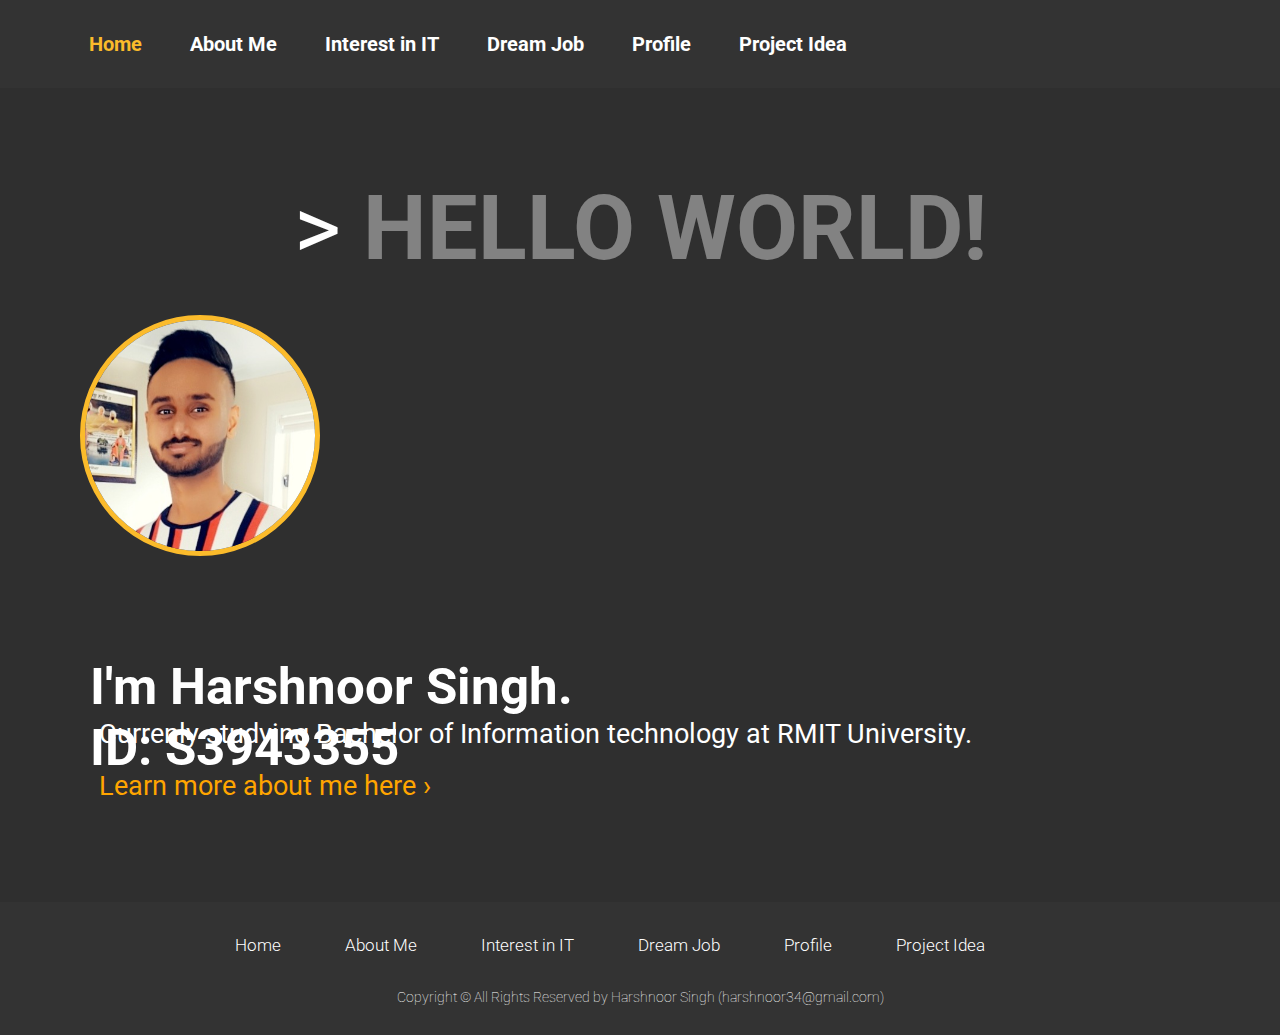
<file: index.html>
<!DOCTYPE html>
<html>
    <head>
        <title>Harshnoor | Home</title>
        <link href="https://cdn.jsdelivr.net/npm/bootstrap@5.1.3/dist/css/bootstrap.min.css" rel="stylesheet" integrity="sha384-1BmE4kWBq78iYhFldvKuhfTAU6auU8tT94WrHftjDbrCEXSU1oBoqyl2QvZ6jIW3" crossorigin="anonymous">
        <link rel="stylesheet" type="text/css" href="style.css">
        <link rel="preconnect" href="https://fonts.googleapis.com">
        <link rel="preconnect" href="https://fonts.gstatic.com" crossorigin>
        <link href="https://fonts.googleapis.com/css2?family=Roboto:wght@100;300;400;700&display=swap" rel="stylesheet">
    </head>
</html>
<body>
    <nav id="navbar">
        <div class="container">
            <ul>
                <li id="current"><a href="index.html">Home</a></li>
                <li><a href="about.html">About Me</a></li>
                <li><a href="interest.html">Interest in IT</a></li>
                <li><a href="job.html">Dream Job</a></li>
                <li><a href="profile.html">Profile</a></li>
                <li><a href="idea.html">Project Idea</a></li>
            </ul>
        </div>
    </nav>

    <div class="content_home">
        <div class="container">
            <h1><emphasize>&gt;</emphasize> HELLO WORLD!</h1>
            <div class="row">
                <div class="col-md-3">
                    <img src="images/profile_pic.jpeg" id="profile_pic">
                </div>
                <div class="col-md-9">
                    <h2>I'm Harshnoor Singh.</h2>
                    <h2>ID: S3943355</h2>
                </div>
            </div>
            <div class="row">
                <div class="col-md-3"></div>
                <div class="col-md-9">
                    <p>Currenly studying Bachelor of Information technology at RMIT University.</p>
                    <a href="about.html">Learn more about me here &rsaquo;</a>
                </div>
            </div>
        </div>
    </div>

    <footer>
        <div class="container">
            <ul>
                <li id="current"><a href="index.html">Home</a></li>
                <li><a href="about.html">About Me</a></li>
                <li><a href="interest.html">Interest in IT</a></li>
                <li><a href="job.html">Dream Job</a></li>
                <li><a href="profile.html">Profile</a></li>
                <li><a href="idea.html">Project Idea</a></li>
            </ul>
            <h1>Copyright &copy; All Rights Reserved by Harshnoor Singh (harshnoor34@gmail.com)</h1>
        </div>
    </footer>
</body>
</file>
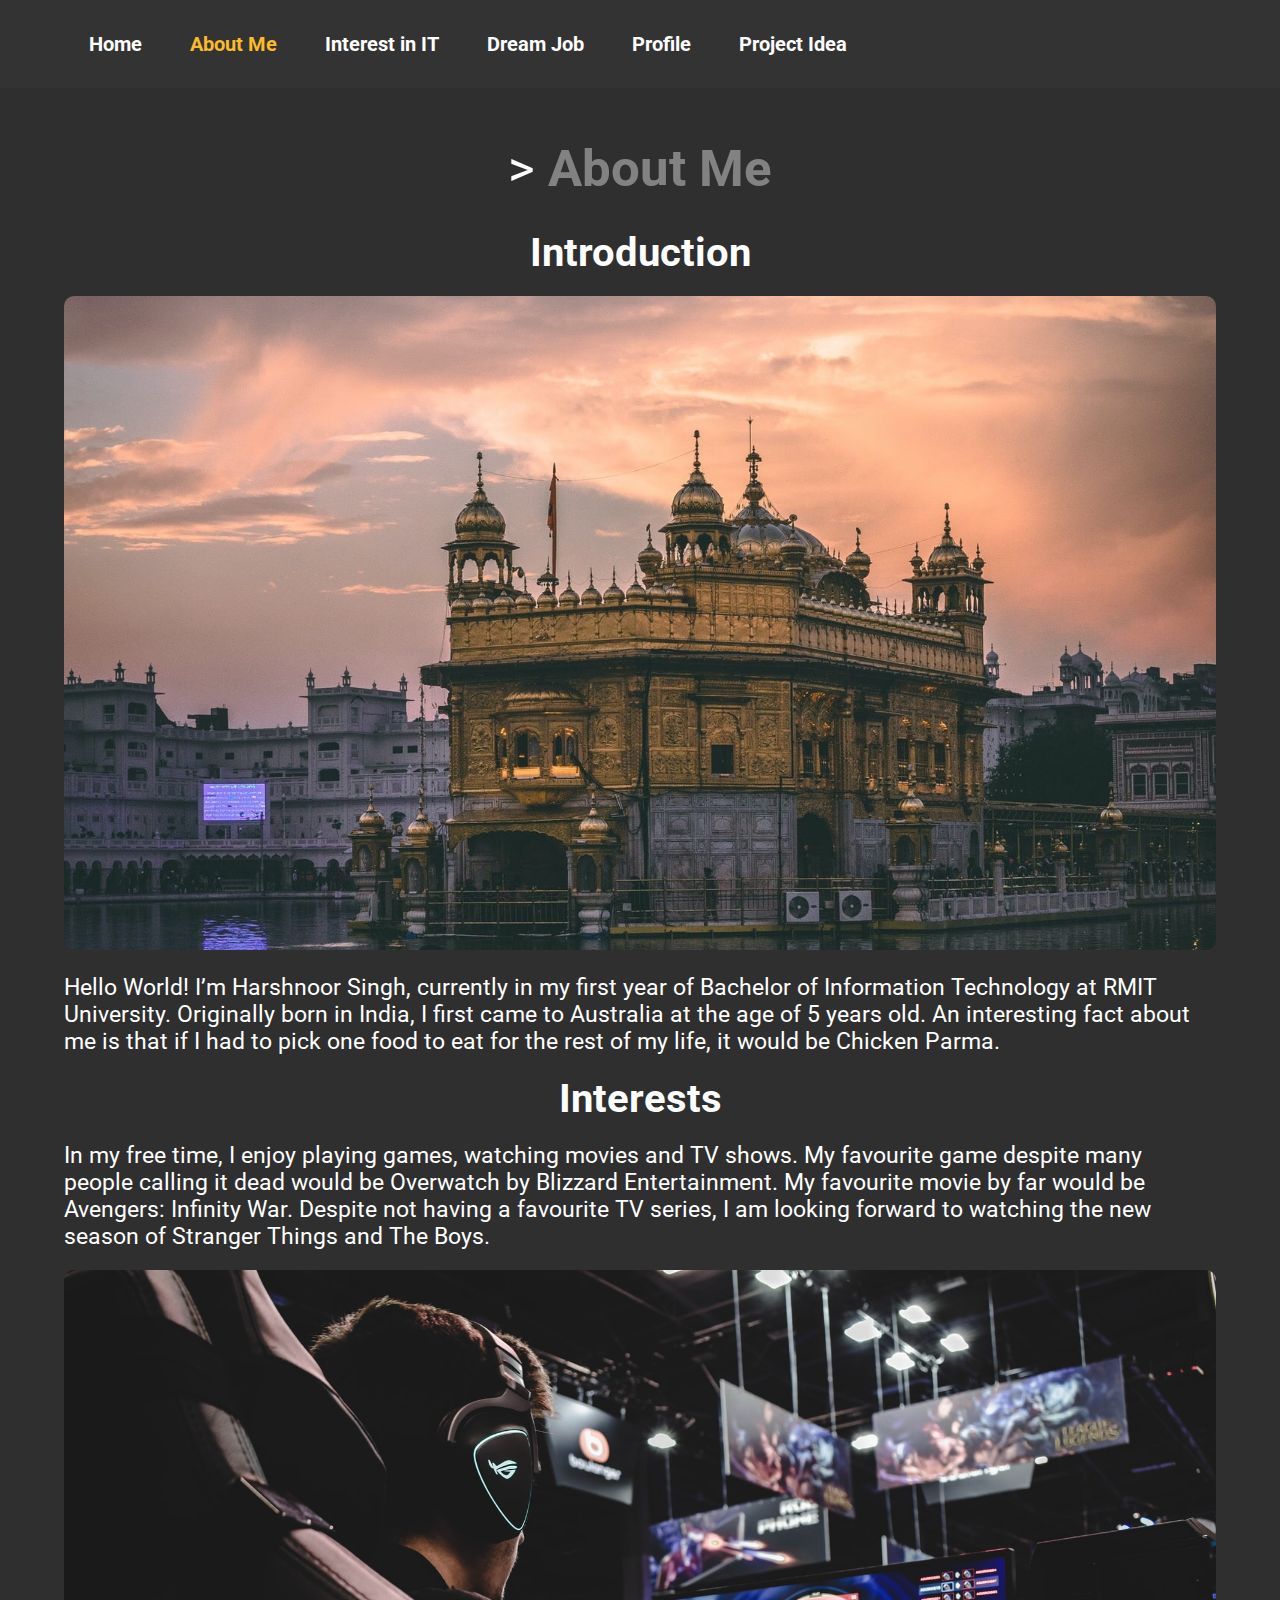
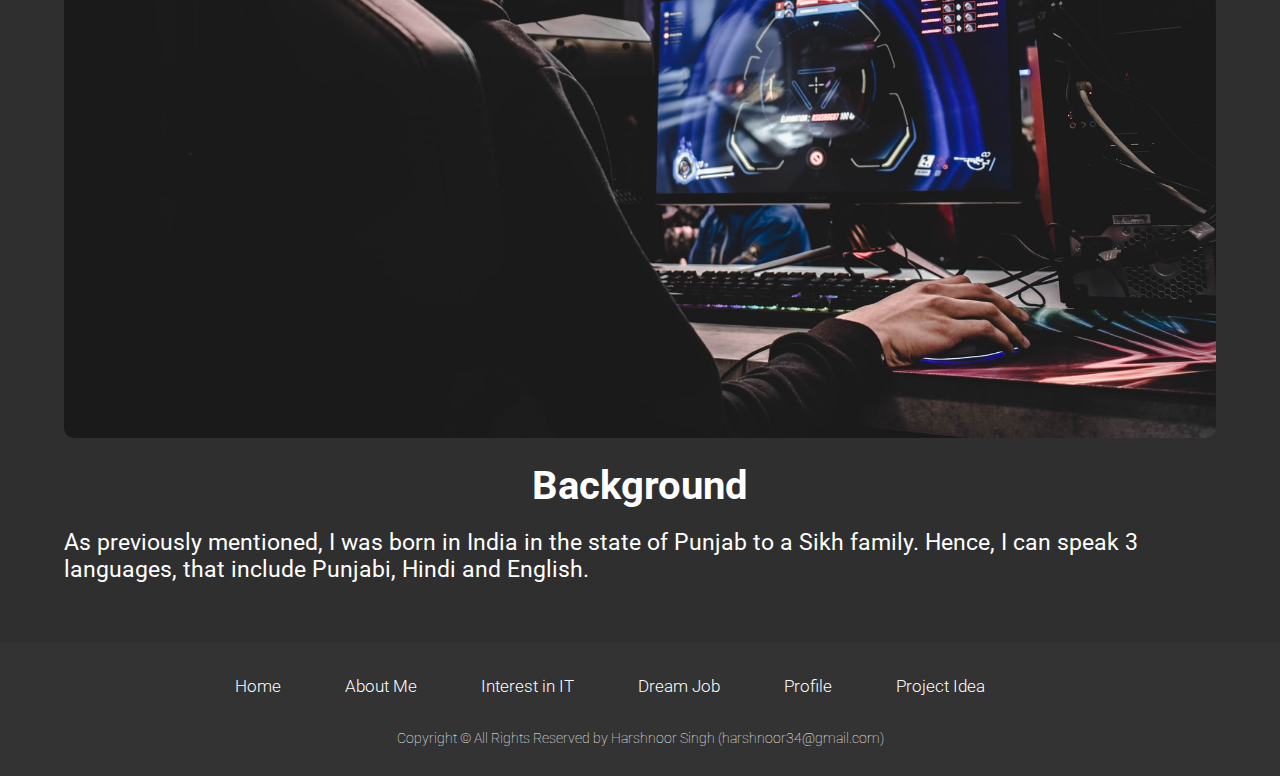
<file: about.html>
<!DOCTYPE html>
<html>
    <head>
        <title>Harshnoor | About Me</title>
        <link href="https://cdn.jsdelivr.net/npm/bootstrap@5.1.3/dist/css/bootstrap.min.css" rel="stylesheet" integrity="sha384-1BmE4kWBq78iYhFldvKuhfTAU6auU8tT94WrHftjDbrCEXSU1oBoqyl2QvZ6jIW3" crossorigin="anonymous">
        <link rel="stylesheet" type="text/css" href="style.css">
        <link rel="preconnect" href="https://fonts.googleapis.com">
        <link rel="preconnect" href="https://fonts.gstatic.com" crossorigin>
        <link href="https://fonts.googleapis.com/css2?family=Roboto:wght@100;300;400;700&display=swap" rel="stylesheet">
    </head>
</html>
<body>
    <nav id="navbar">
        <div class="container">
            <ul>
                <li><a href="index.html">Home</a></li>
                <li id="current"><a href="about.html">About Me</a></li>
                <li><a href="interest.html">Interest in IT</a></li>
                <li><a href="job.html">Dream Job</a></li>
                <li><a href="profile.html">Profile</a></li>
                <li><a href="idea.html">Project Idea</a></li>
            </ul>
        </div>
    </nav>

    <div class="main-content">
        <div class="container">
            <h1><emphasize>&gt;</emphasize> About Me</h1>

            <h2>Introduction</h2>
            <div class="row">
                <div class="col-lg-4">
                    <img src="images/india.jpeg" alt="Golden Temple in India">
                </div>
                <div class="col-lg-8">
                    <p>Hello World! I’m Harshnoor Singh, currently in my first year of Bachelor of Information Technology at RMIT University. Originally born in India, I first came to Australia at the age of 5 years old. An interesting fact about me is that if I had to pick one food to eat for the rest of my life, it would be Chicken Parma.</p>
                </div>
            </div>

            <h2>Interests</h2>
            <div class="row">
                <div class="col-lg-8">
                    <p>In my free time, I enjoy playing games, watching movies and TV shows. My favourite game despite many people calling it dead would be Overwatch by Blizzard Entertainment. My favourite movie by far would be Avengers: Infinity War. Despite not having a favourite TV series, I am looking forward to watching the new season of Stranger Things and The Boys.</p>
                </div>
                <div class="col-lg-4">
                    <img src="images/overwatch.jpeg" alt="Gamer playing Overwatch">
                </div>
            </div>

            <h2>Background</h2>
            <p>As previously mentioned, I was born in India in the state of Punjab to a Sikh family. Hence, I can speak 3 languages, that include Punjabi, Hindi and English.</p>
        </div>
    </div>

    <footer>
        <div class="container">
            <ul>
                <li id="current"><a href="index.html">Home</a></li>
                <li><a href="about.html">About Me</a></li>
                <li><a href="interest.html">Interest in IT</a></li>
                <li><a href="job.html">Dream Job</a></li>
                <li><a href="profile.html">Profile</a></li>
                <li><a href="idea.html">Project Idea</a></li>
            </ul>
            <h1>Copyright &copy; All Rights Reserved by Harshnoor Singh (harshnoor34@gmail.com)</h1>
        </div>
    </footer>
</body>
</file>
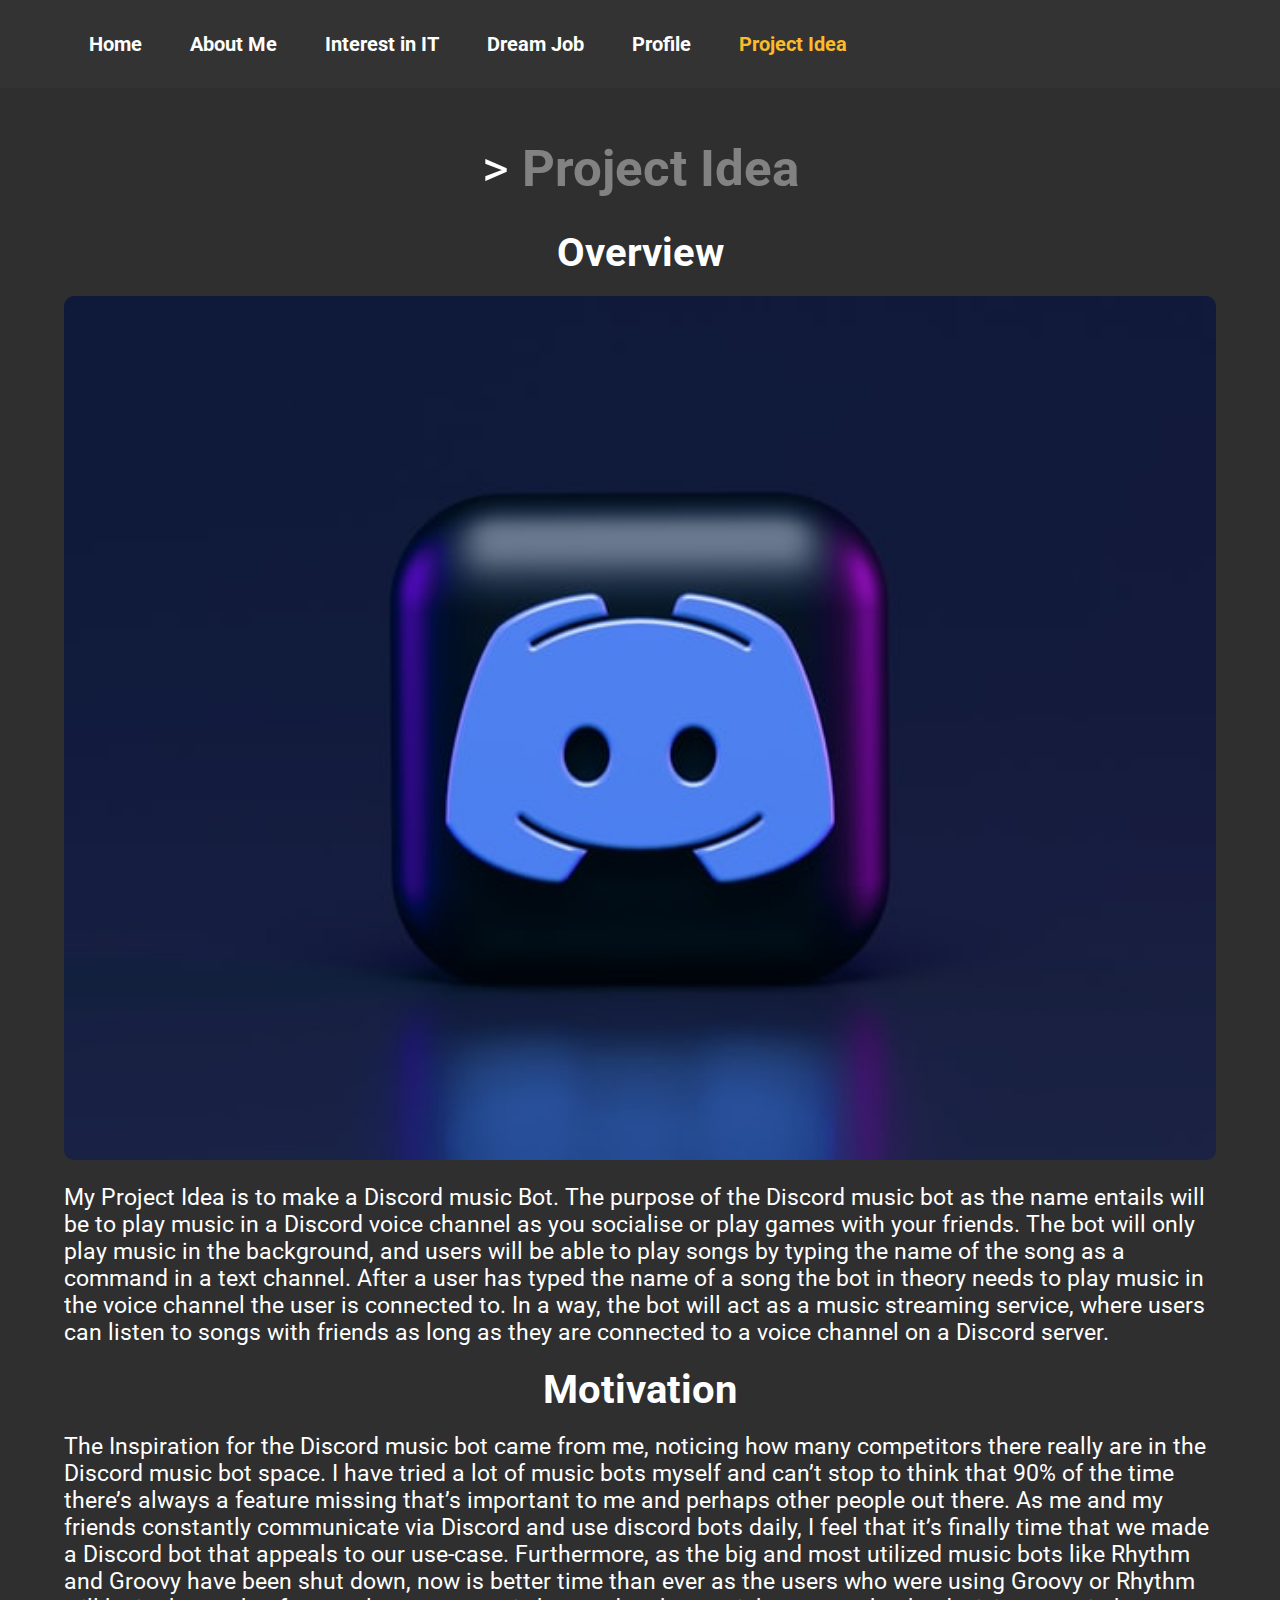
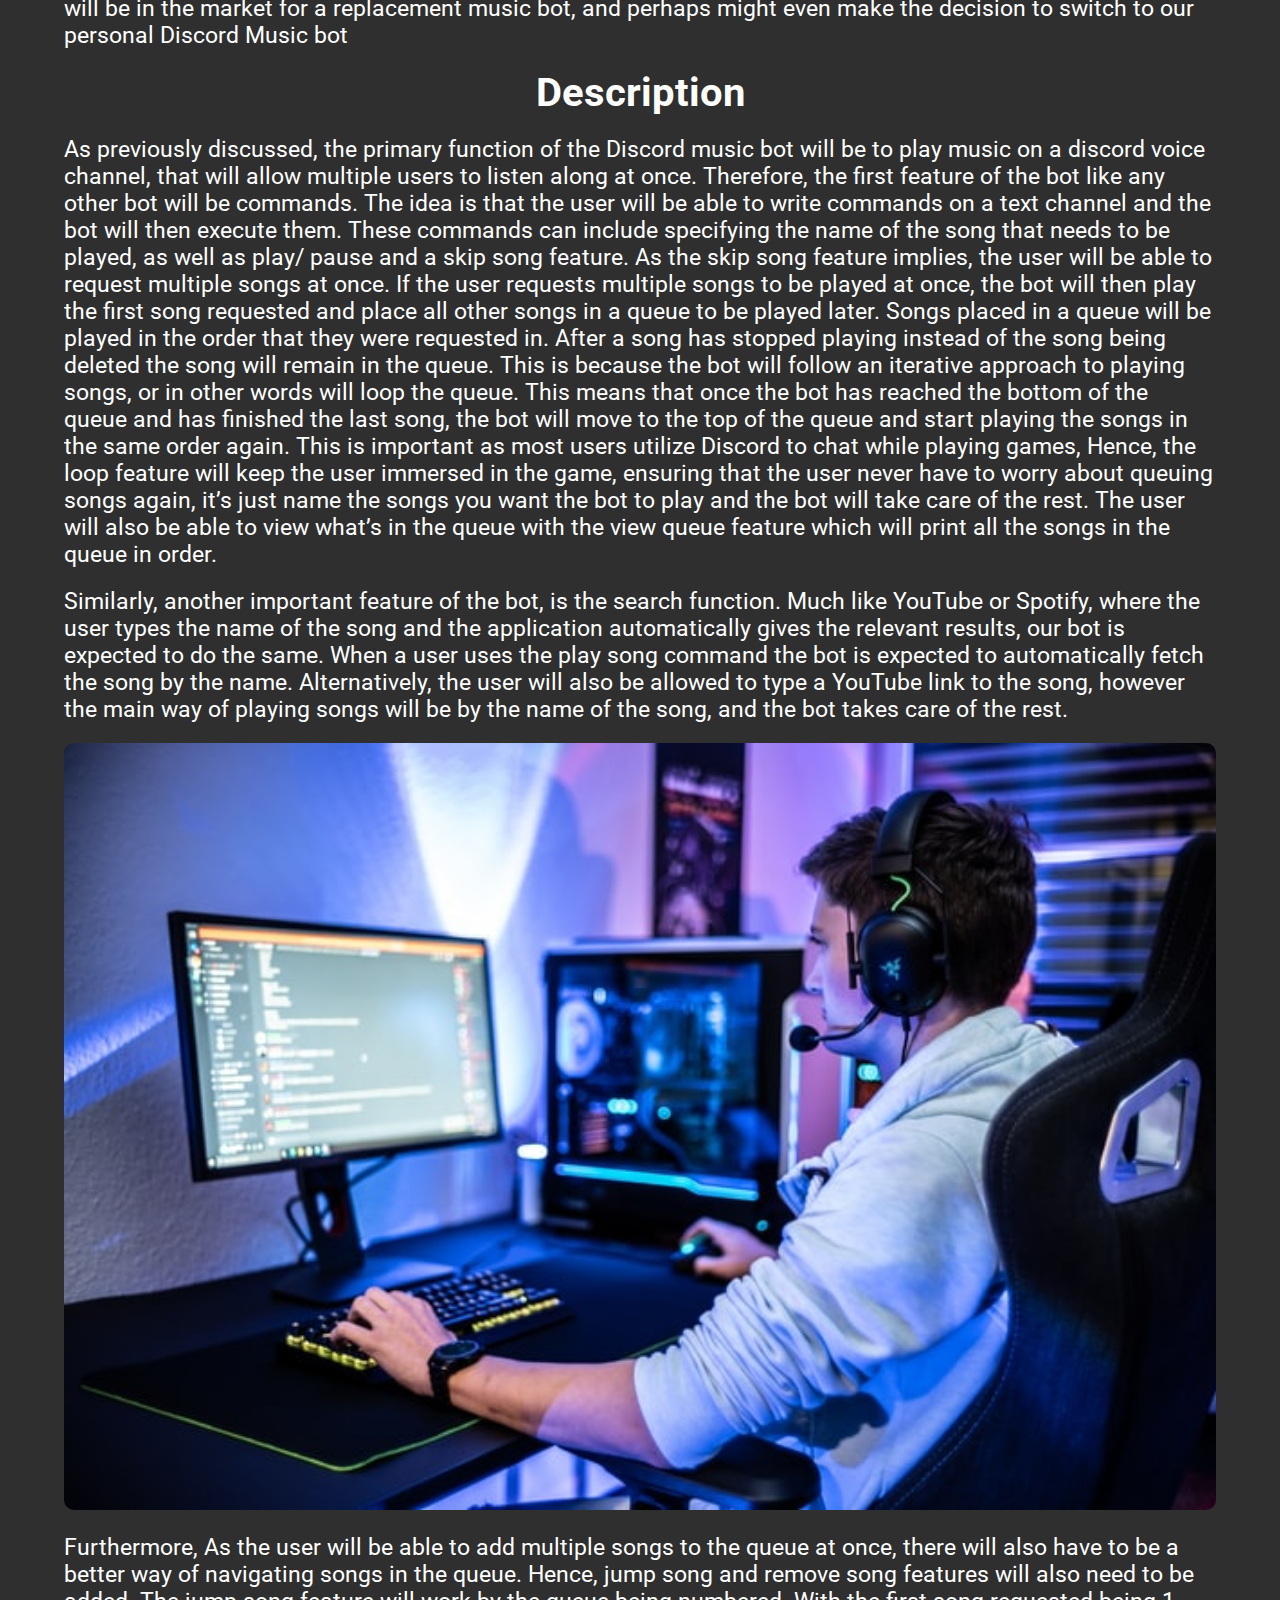
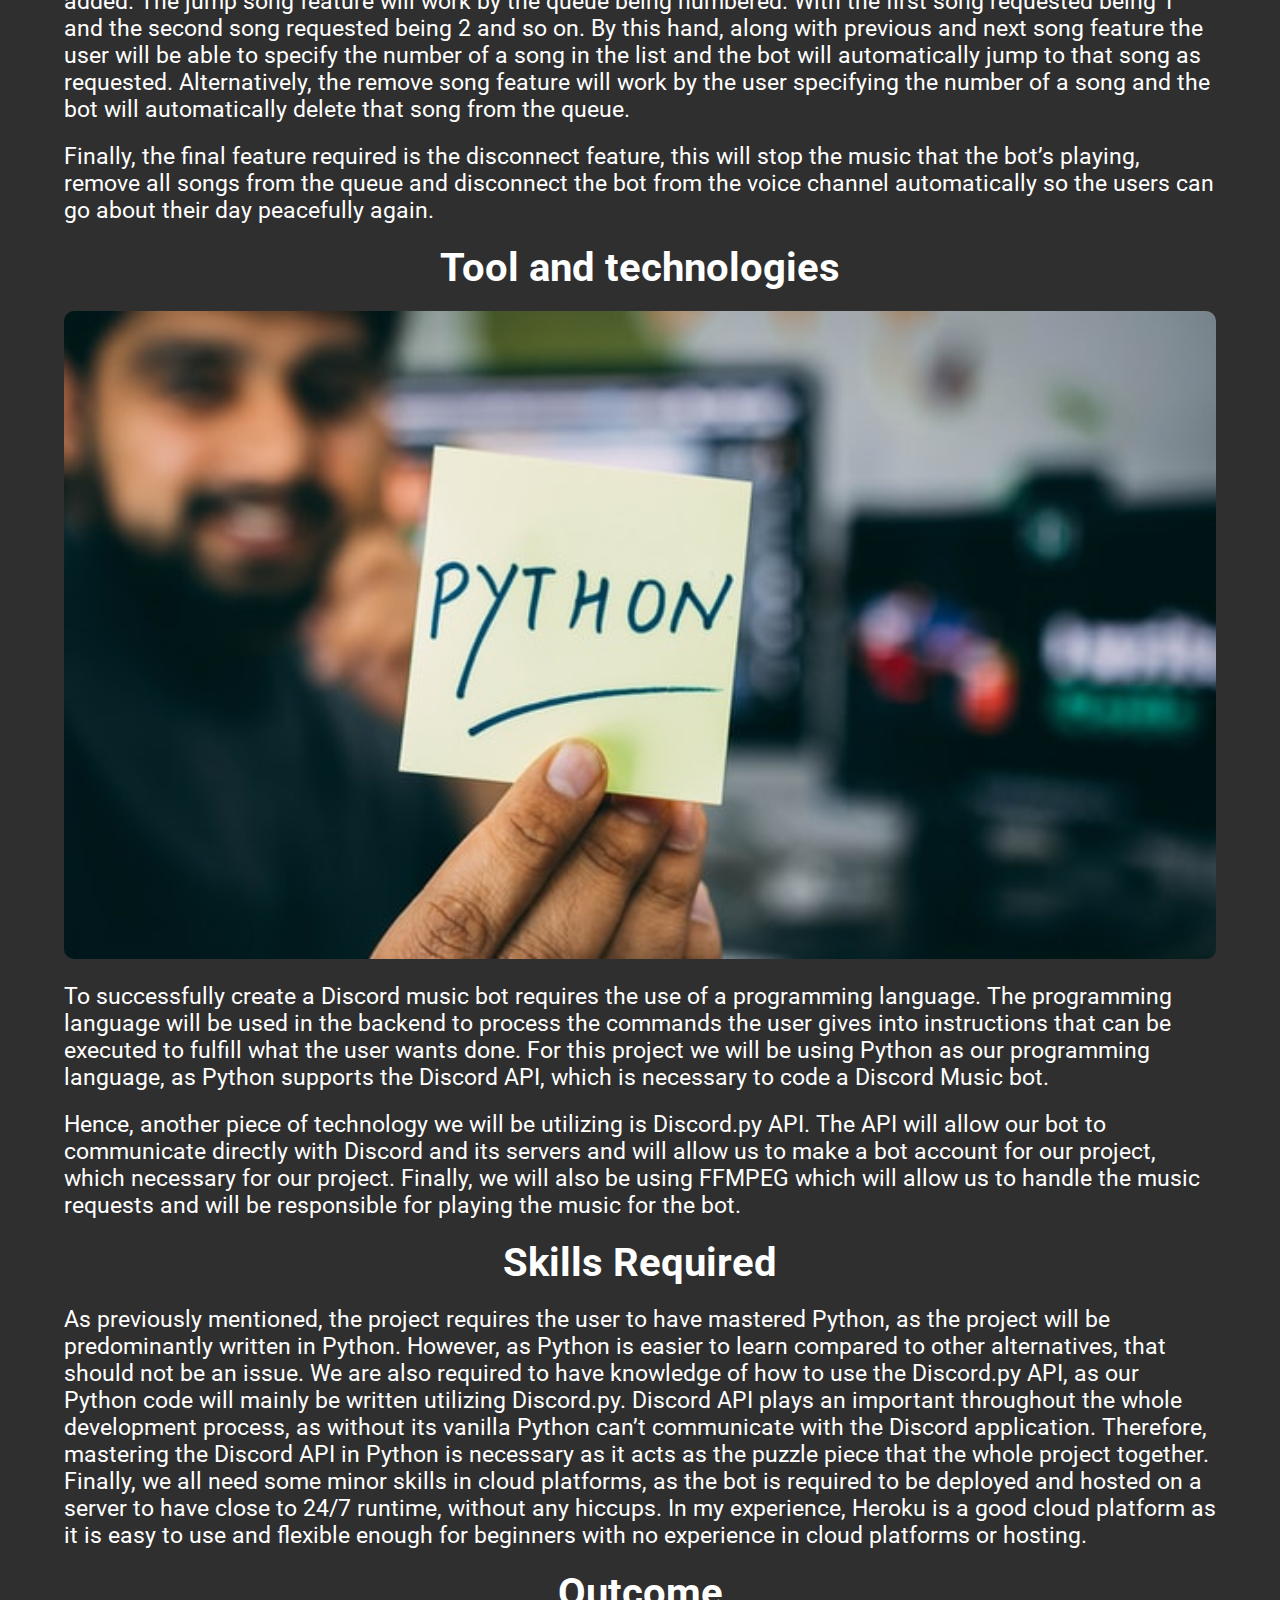
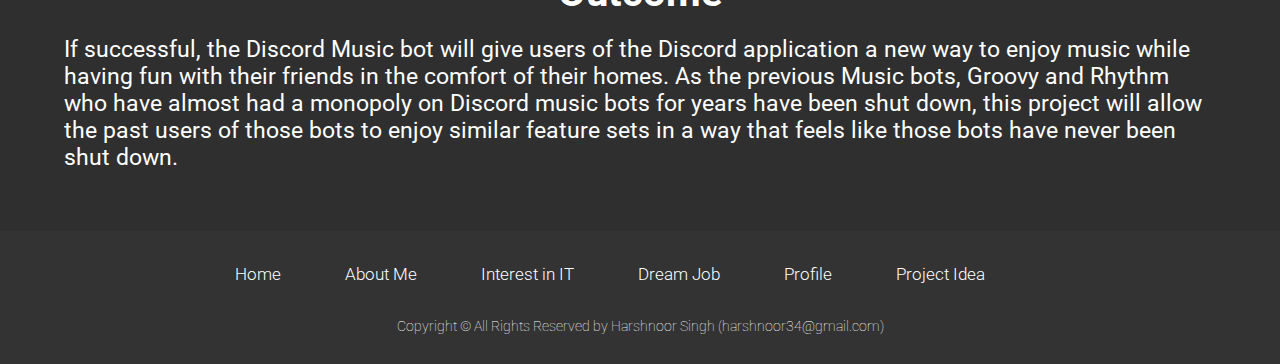
<file: idea.html>
<!DOCTYPE html>
<html>
    <head>
        <title>Harshnoor | Project Idea</title>
        <link href="https://cdn.jsdelivr.net/npm/bootstrap@5.1.3/dist/css/bootstrap.min.css" rel="stylesheet" integrity="sha384-1BmE4kWBq78iYhFldvKuhfTAU6auU8tT94WrHftjDbrCEXSU1oBoqyl2QvZ6jIW3" crossorigin="anonymous">
        <link rel="stylesheet" type="text/css" href="style.css">
        <link rel="preconnect" href="https://fonts.googleapis.com">
        <link rel="preconnect" href="https://fonts.gstatic.com" crossorigin>
        <link href="https://fonts.googleapis.com/css2?family=Roboto:wght@100;300;400;700&display=swap" rel="stylesheet">
    </head>
</html>
<body>
    <nav id="navbar">
        <div class="container">
            <ul>
                <li><a href="index.html">Home</a></li>
                <li><a href="about.html">About Me</a></li>
                <li><a href="interest.html">Interest in IT</a></li>
                <li><a href="job.html">Dream Job</a></li>
                <li><a href="profile.html">Profile</a></li>
                <li id="current"><a href="idea.html">Project Idea</a></li>
            </ul>
        </div>
    </nav>

    <div class="main-content">
        <div class="container">
            <h1><emphasize>&gt;</emphasize> Project Idea</h1>

            <h2>Overview</h2>
            <div class="row">
                <div class="col-lg-5">
                    <img src="images/discord.jpeg" alt="Discord Logo">
                </div>
                <div class="col-lg-7">
                    <p>My Project Idea is to make a Discord music Bot. The purpose of the Discord music bot as the name entails will be to play music in a Discord voice channel as you socialise or play games with your friends. The bot will only play music in the background, and users will be able to play songs by typing the name of the song as a command in a text channel. After a user has typed the name of a song the bot in theory needs to play music in the voice channel the user is connected to. In a way, the bot will act as a music streaming service, where users can listen to songs with friends as long as they are connected to a voice channel on a Discord server.</p>
                </div>
            </div>

            <h2>Motivation</h2>
            <p>The Inspiration for the Discord music bot came from me, noticing how many competitors there really are in the Discord music bot space. I have tried a lot of music bots myself and can’t stop to think that 90% of the time there’s always a feature missing that’s important to me and perhaps other people out there. As me and my friends constantly communicate via Discord and use discord bots daily, I feel that it’s finally time that we made a Discord bot that appeals to our use-case. Furthermore, as the big and most utilized music bots like Rhythm and Groovy have been shut down, now is better time than ever as the users who were using Groovy or Rhythm will be in the market for a replacement music bot, and perhaps might even make the decision to switch to our personal Discord Music bot</p>

            <h2>Description</h2>
            <div class="row">
                <p>As previously discussed, the primary function of the Discord music bot will be to play music on a discord voice channel, that will allow multiple users to listen along at once. Therefore, the first feature of the bot like any other bot will be commands. The idea is that the user will be able to write commands on a text channel and the bot will then execute them. These commands can include specifying the name of the song that needs to be played, as well as play/ pause and a skip song feature. As the skip song feature implies, the user will be able to request multiple songs at once. If the user requests multiple songs to be played at once, the bot will then play the first song requested and place all other songs in a queue to be played later. Songs placed in a queue will be played in the order that they were requested in. After a song has stopped playing instead of the song being deleted the song will remain in the queue. This is because the bot will follow an iterative approach to playing songs, or in other words will loop the queue. This means that once the bot has reached the bottom of the queue and has finished the last song, the bot will move to the top of the queue and start playing the songs in the same order again. This is important as most users utilize Discord to chat while playing games, Hence, the loop feature will keep the user immersed in the game, ensuring that the user never have to worry about queuing songs again, it’s just name the songs you want the bot to play and the bot will take care of the rest. The user will also be able to view what’s in the queue with the view queue feature which will print all the songs in the queue in order.</p>
                <div class="col-md-8">
                    <p>Similarly, another important feature of the bot, is the search function. Much like YouTube or Spotify, where the user types the name of the song and the application automatically gives the relevant results, our bot is expected to do the same. When a user uses the play song command the bot is expected to automatically fetch the song by the name. Alternatively, the user will also be allowed to type a YouTube link to the song, however the main way of playing songs will be by the name of the song, and the bot takes care of the rest.</p>
                </div>
                <div class="col-md-4">
                    <img src="images/discord_gamer.jpeg" alt="Discord gamer">
                </div>
                <p>Furthermore, As the user will be able to add multiple songs to the queue at once, there will also have to be a better way of navigating songs in the queue. Hence, jump song and remove song features will also need to be added. The jump song feature will work by the queue being numbered. With the first song requested being 1 and the second song requested being 2 and so on. By this hand, along with previous and next song feature the user will be able to specify the number of a song in the list and the bot will automatically jump to that song as requested. Alternatively, the remove song feature will work by the user specifying the number of a song and the bot will automatically delete that song from the queue.</p>
                <p>Finally, the final feature required is the disconnect feature, this will stop the music that the bot’s playing, remove all songs from the queue and disconnect the bot from the voice channel automatically so the users can go about their day peacefully again.</p>
            </div>

            <h2>Tool and technologies</h2>
            <div class="row">
                <div class="col-lg-4">
                    <img src="images/python_note.jpeg" alt="Python Sticy Note">
                </div>
                <div class="col-lg-8">
                    <p>To successfully create a Discord music bot requires the use of a programming language. The programming language will be used in the backend to process the commands the user gives into instructions that can be executed to fulfill what the user wants done. For this project we will be using Python as our programming language, as Python supports the Discord API, which is necessary to code a Discord Music bot. </p>
                </div>
                <p>Hence, another piece of technology we will be utilizing is Discord.py API. The API will allow our bot to communicate directly with Discord and its servers and will allow us to make a bot account for our project, which necessary for our project. Finally, we will also be using FFMPEG which will allow us to handle the music requests and will be responsible for playing the music for the bot.</p>
            </div>

            <h2>Skills Required</h2>
            <p>As previously mentioned, the project requires the user to have mastered Python, as the project will be predominantly written in Python. However, as Python is easier to learn compared to other alternatives, that should not be an issue. We are also required to have knowledge of how to use the Discord.py API, as our Python code will mainly be written utilizing Discord.py. Discord API plays an important throughout the whole development process, as without its vanilla Python can’t communicate with the Discord application. Therefore, mastering the Discord API in Python is necessary as it acts as the puzzle piece that the whole project together. Finally, we all need some minor skills in cloud platforms, as the bot is required to be deployed and hosted on a server to have close to 24/7 runtime, without any hiccups. In my experience, Heroku is a good cloud platform as it is easy to use and flexible enough for beginners with no experience in cloud platforms or hosting.</p>

            <h2>Outcome</h2>
            <p>If successful, the Discord Music bot will give users of the Discord application a new way to enjoy music while having fun with their friends in the comfort of their homes. As the previous Music bots, Groovy and Rhythm who have almost had a monopoly on Discord music bots for years have been shut down, this project will allow the past users of those bots to enjoy similar feature sets in a way that feels like those bots have never been shut down.</p>
        </div>
    </div>
    
    <footer>
        <div class="container">
            <ul>
                <li id="current"><a href="index.html">Home</a></li>
                <li><a href="about.html">About Me</a></li>
                <li><a href="interest.html">Interest in IT</a></li>
                <li><a href="job.html">Dream Job</a></li>
                <li><a href="profile.html">Profile</a></li>
                <li><a href="idea.html">Project Idea</a></li>
            </ul>
            <h1>Copyright &copy; All Rights Reserved by Harshnoor Singh (harshnoor34@gmail.com)</h1>
        </div>
    </footer>
</body>
</file>
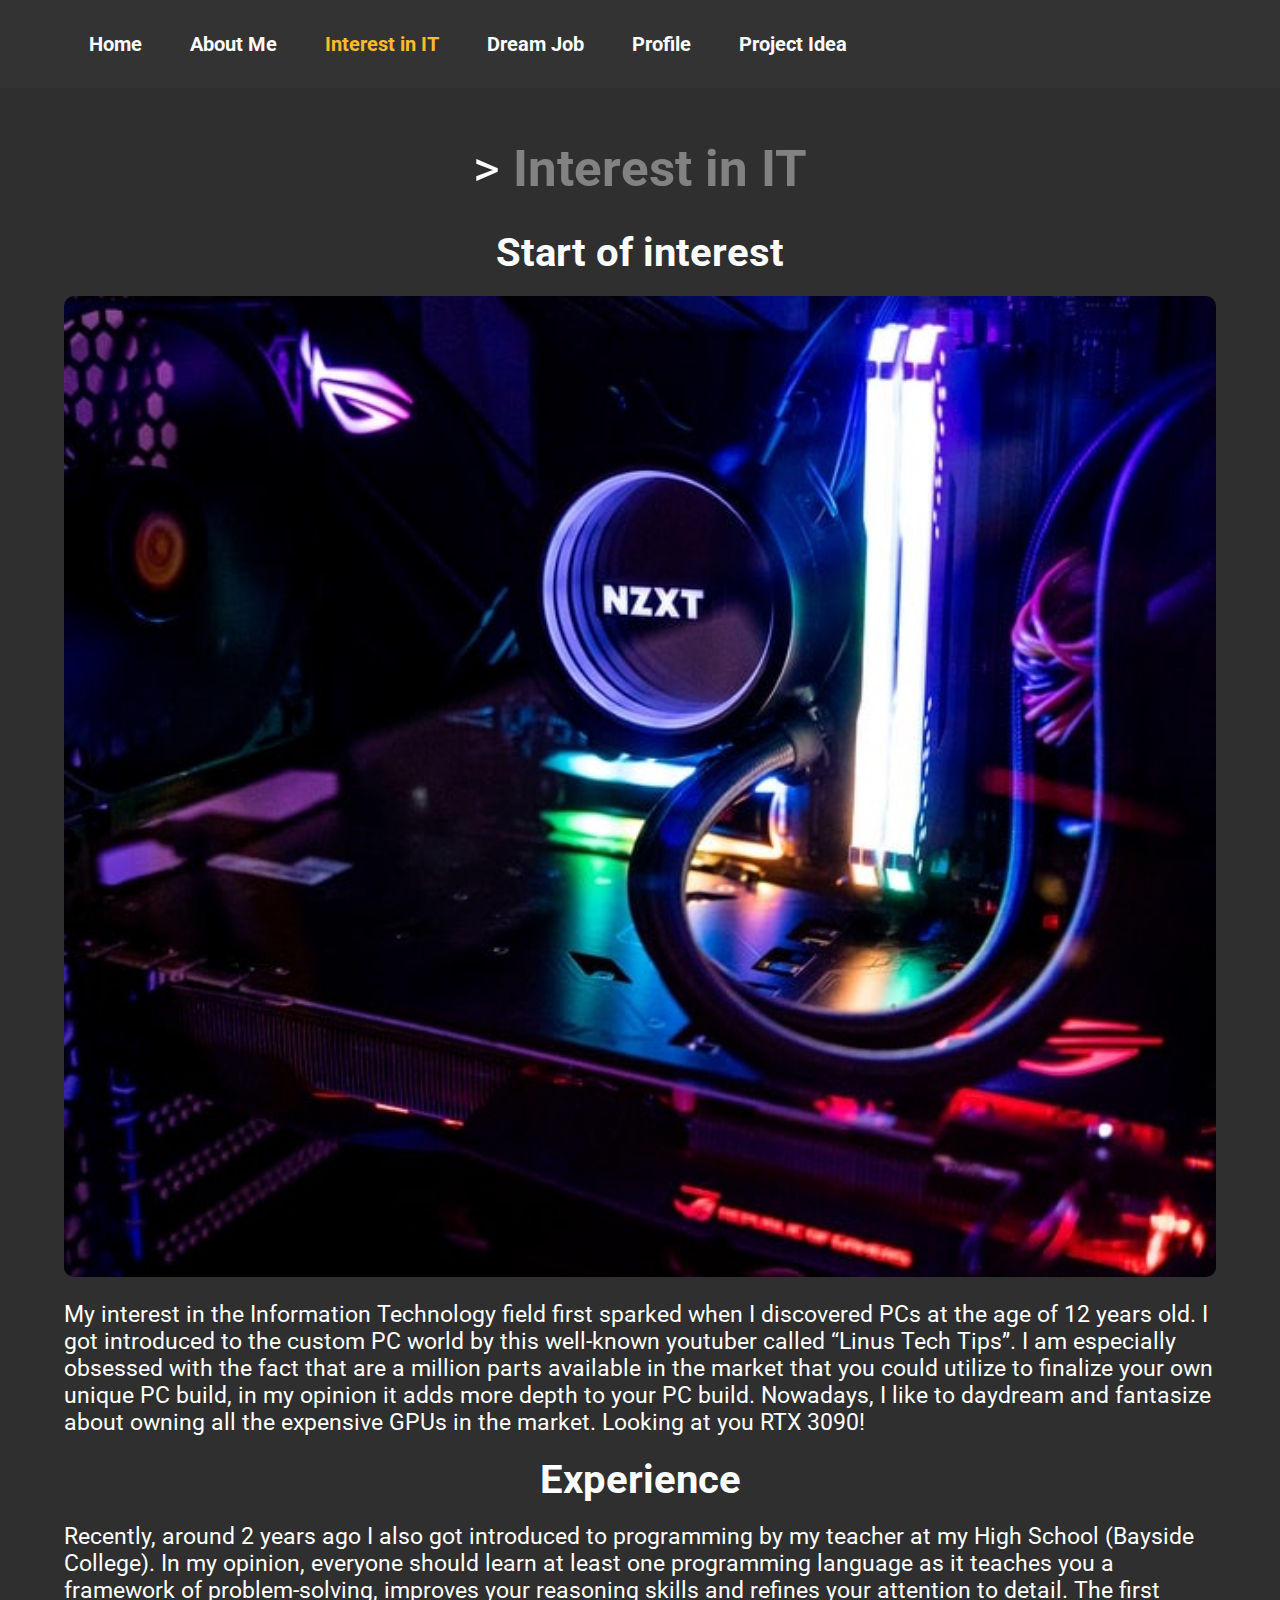
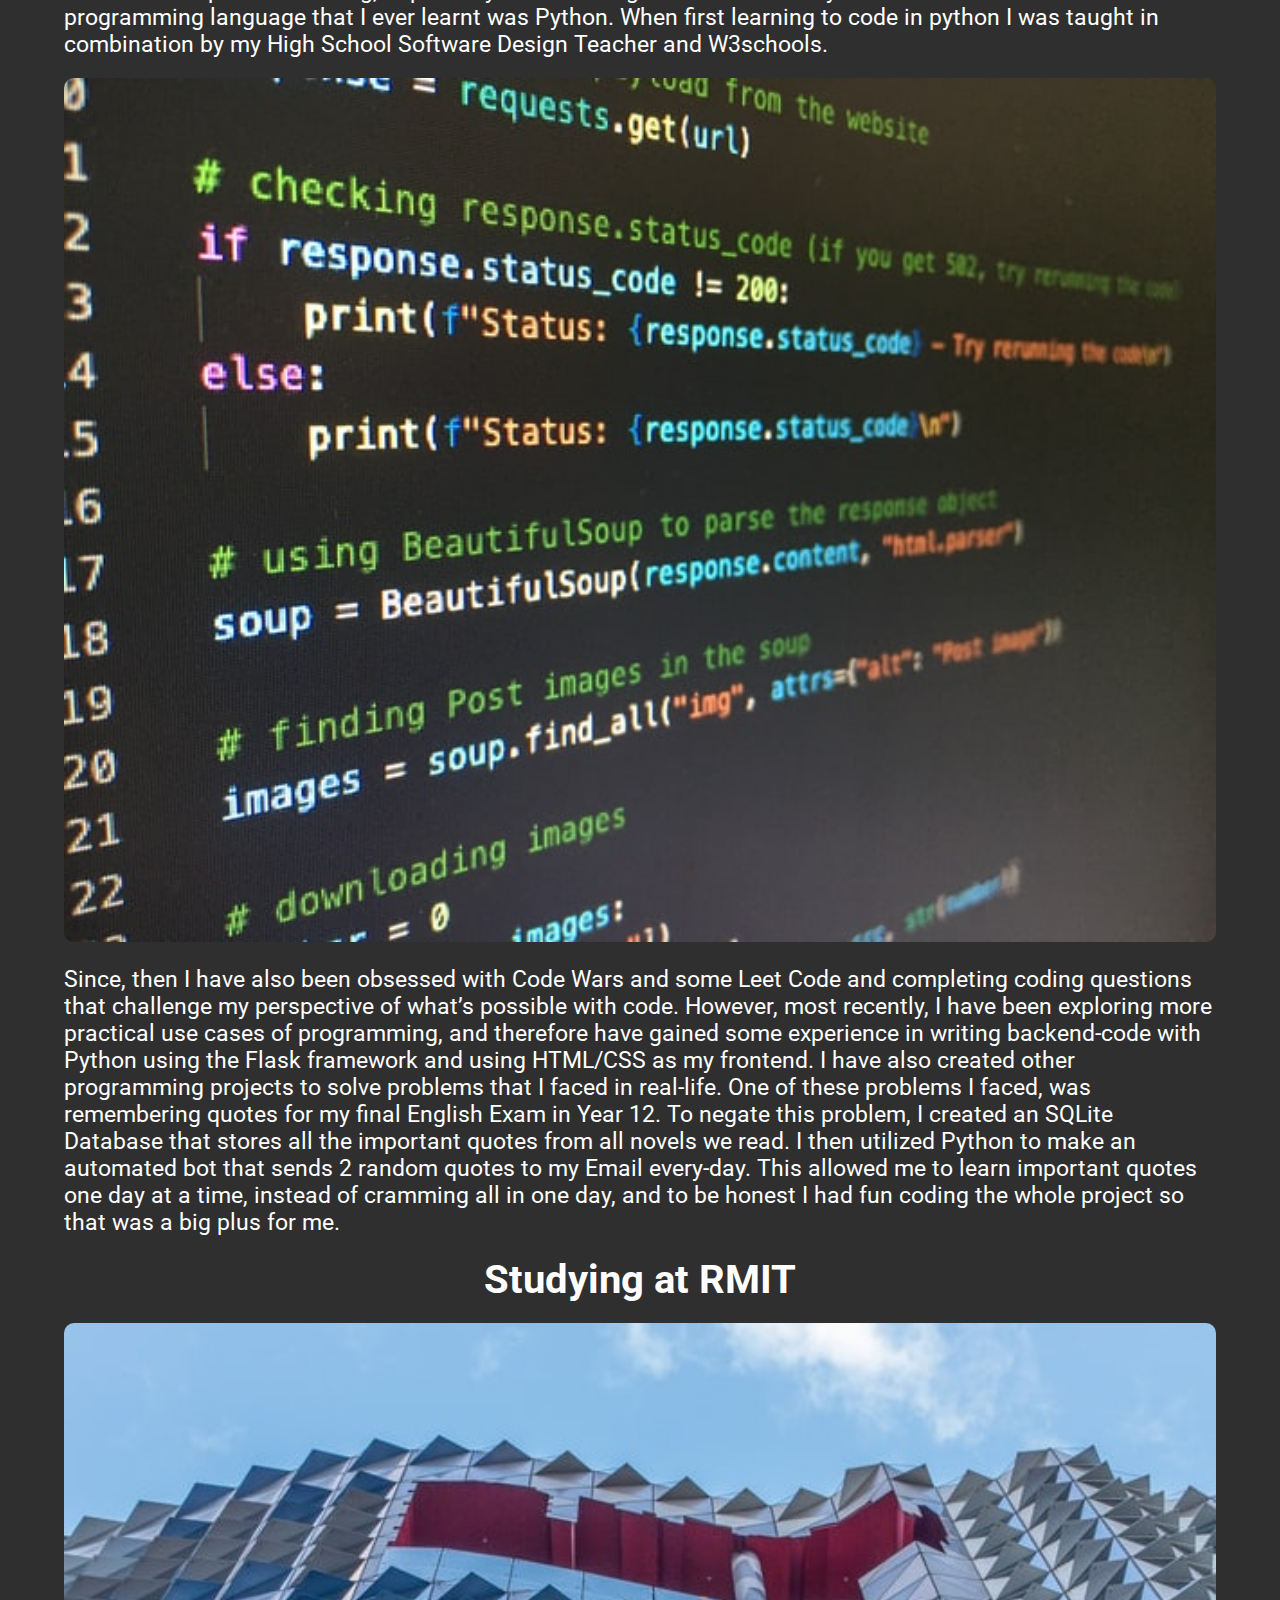
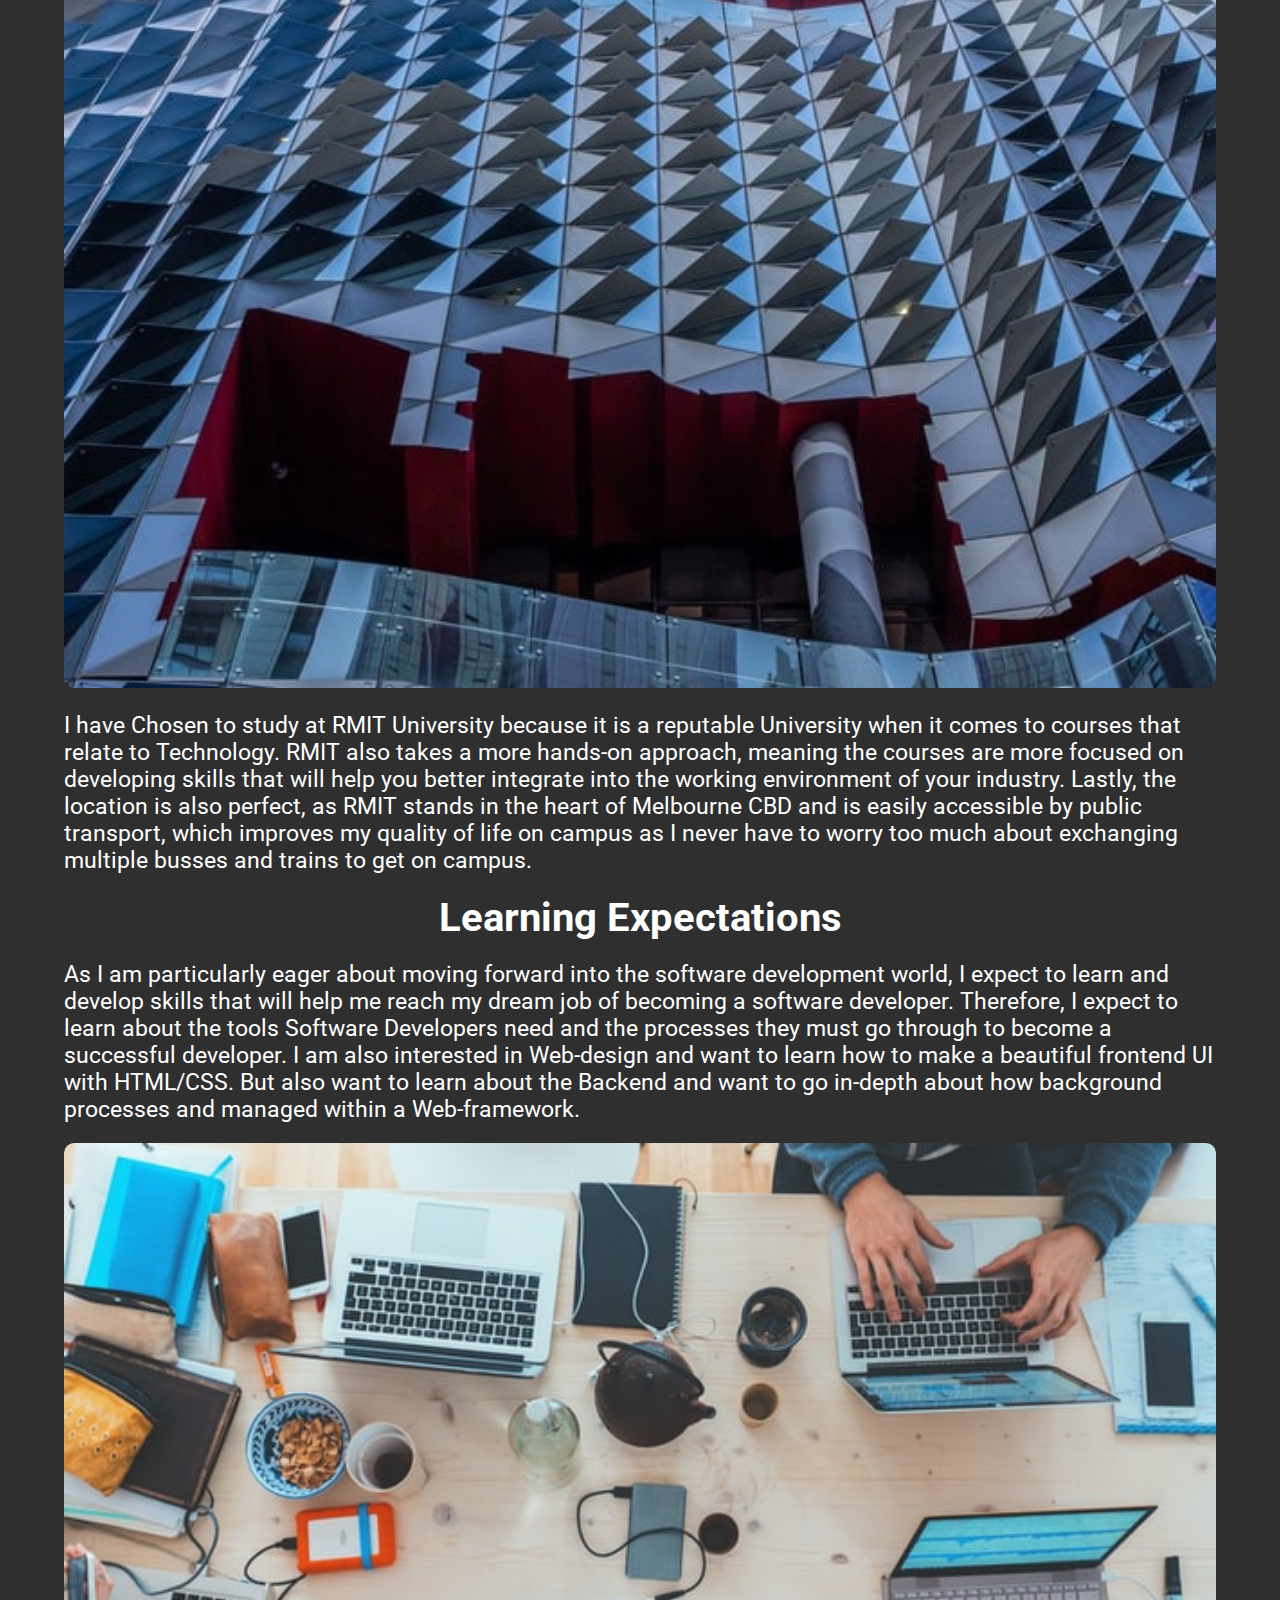
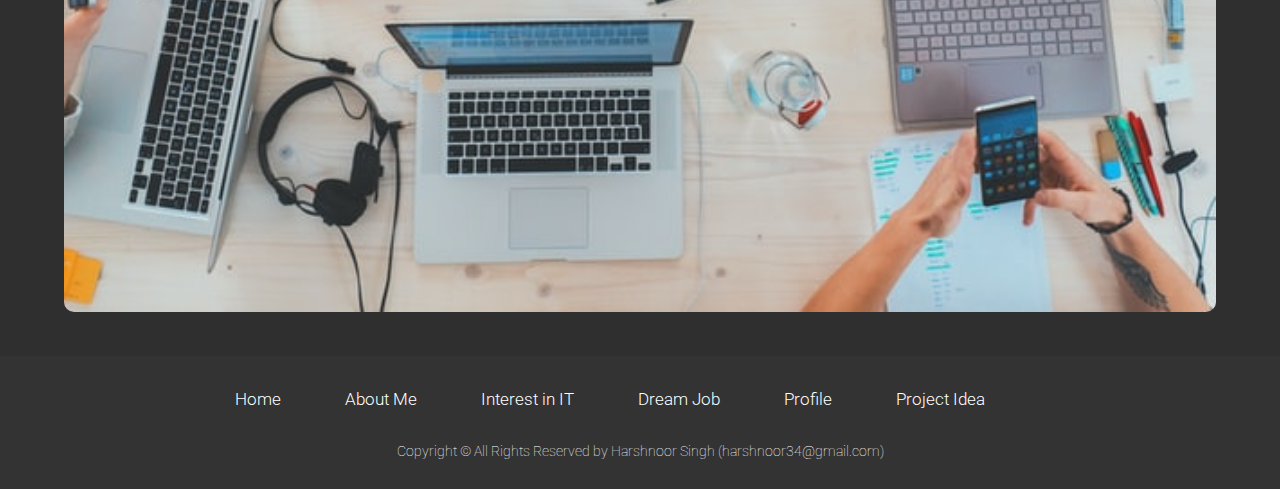
<file: interest.html>
<!DOCTYPE html>
<html>
    <head>
        <title>Harshnoor | My Interenst in IT</title>
        <link href="https://cdn.jsdelivr.net/npm/bootstrap@5.1.3/dist/css/bootstrap.min.css" rel="stylesheet" integrity="sha384-1BmE4kWBq78iYhFldvKuhfTAU6auU8tT94WrHftjDbrCEXSU1oBoqyl2QvZ6jIW3" crossorigin="anonymous">
        <link rel="stylesheet" type="text/css" href="style.css">
        <link rel="preconnect" href="https://fonts.googleapis.com">
        <link rel="preconnect" href="https://fonts.gstatic.com" crossorigin>
        <link href="https://fonts.googleapis.com/css2?family=Roboto:wght@100;300;400;700&display=swap" rel="stylesheet">
    </head>
</html>
<body>
    <nav id="navbar">
        <div class="container">
            <ul>
                <li><a href="index.html">Home</a></li>
                <li><a href="about.html">About Me</a></li>
                <li id="current"><a href="interest.html">Interest in IT</a></li>
                <li><a href="job.html">Dream Job</a></li>
                <li><a href="profile.html">Profile</a></li>
                <li><a href="idea.html">Project Idea</a></li>
            </ul>
        </div>
    </nav>

    <div class="main-content">
        <div class="container">
            <h1><emphasize>&gt;</emphasize> Interest in IT</h1>

            <h2>Start of interest</h2>
            <div class="row">
                <div class="col-lg-4">
                    <img src="images/pc.jpeg" alt="Gaming PC Components">
                </div>
                <div class="col-lg-8">
                    <p>My interest in the Information Technology field first sparked when I discovered PCs at the age of 12 years old. I got introduced to the custom PC world by this well-known youtuber called “Linus Tech Tips”. I am especially obsessed with the fact that are a million parts available in the market that you could utilize to finalize your own unique PC build, in my opinion it adds more depth to your PC build. Nowadays, I like to daydream and fantasize about owning all the expensive GPUs in the market. Looking at you RTX 3090!</p>
                </div>
            </div>

            <h2>Experience</h2>
            <div class="row">
                <div class="col-lg-8">
                    <p>Recently, around 2 years ago I also got introduced to programming by my teacher at my High School (Bayside College). In my opinion, everyone should learn at least one programming language as it teaches you a framework of problem-solving, improves your reasoning skills and refines your attention to detail. The first programming language that I ever learnt was Python. When first learning to code in python I was taught in combination by my High School Software Design Teacher and W3schools. </p>
                </div>
                <div class="col-lg-4">
                    <img src="images/python.jpeg" alt="Python Programming Language">
                </div>
                <p>Since, then I have also been obsessed with Code Wars and some Leet Code and completing coding questions that challenge my perspective of what’s possible with code. However, most recently, I have been exploring more practical use cases of programming, and therefore have gained some experience in writing backend-code with Python using the Flask framework and using HTML/CSS as my frontend. I have also created other programming projects to solve problems that I faced in real-life. One of these problems I faced, was remembering quotes for my final English Exam in Year 12. To negate this problem, I created an SQLite Database that stores all the important quotes from all novels we read. I then utilized Python to make an automated bot that sends 2 random quotes to my Email every-day. This allowed me to learn important quotes one day at a time, instead of cramming all in one day, and to be honest I had fun coding the whole project so that was a big plus for me.</p>
                
                
            </div>

            <h2>Studying at RMIT</h2>
            <div class="row">
                <div class="col-lg-4">
                    <img src="images/RMIT.jpeg" alt="RMIT Building 80">
                </div>
                <div class="col-lg-8">
                    <p>I have Chosen to study at RMIT University because it is a reputable University when it comes to courses that relate to Technology. RMIT also takes a more hands-on approach, meaning the courses are more focused on developing skills that will help you better integrate into the working environment of your industry. Lastly, the location is also perfect, as RMIT stands in the heart of Melbourne CBD and is easily accessible by public transport, which improves my quality of life on campus as I never have to worry too much about exchanging multiple busses and trains to get on campus.</p>
                </div>
            </div>

            <h2>Learning Expectations</h2>
            <div class="row">
                <div class="col-lg-8">
                    <p>As I am particularly eager about moving forward into the software development world, I expect to learn and develop skills that will help me reach my dream job of becoming a software developer. Therefore, I expect to learn about the tools Software Developers need and the processes they must go through to become a successful developer. I am also interested in Web-design and want to learn how to make a beautiful frontend UI with HTML/CSS. But also want to learn about the Backend and want to go in-depth about how background processes and managed within a Web-framework.</p>
                </div>
                <div class="col-lg-4">
                    <img src="images/SoftDev.jpeg" alt="Software Development Enviornment">
                </div>
            </div>
        </div>  
    </div>

    <footer>
        <div class="container">
            <ul>
                <li id="current"><a href="index.html">Home</a></li>
                <li><a href="about.html">About Me</a></li>
                <li><a href="interest.html">Interest in IT</a></li>
                <li><a href="job.html">Dream Job</a></li>
                <li><a href="profile.html">Profile</a></li>
                <li><a href="idea.html">Project Idea</a></li>
            </ul>
            <h1>Copyright &copy; All Rights Reserved by Harshnoor Singh (harshnoor34@gmail.com)</h1>
        </div>
    </footer>
</body>
</file>
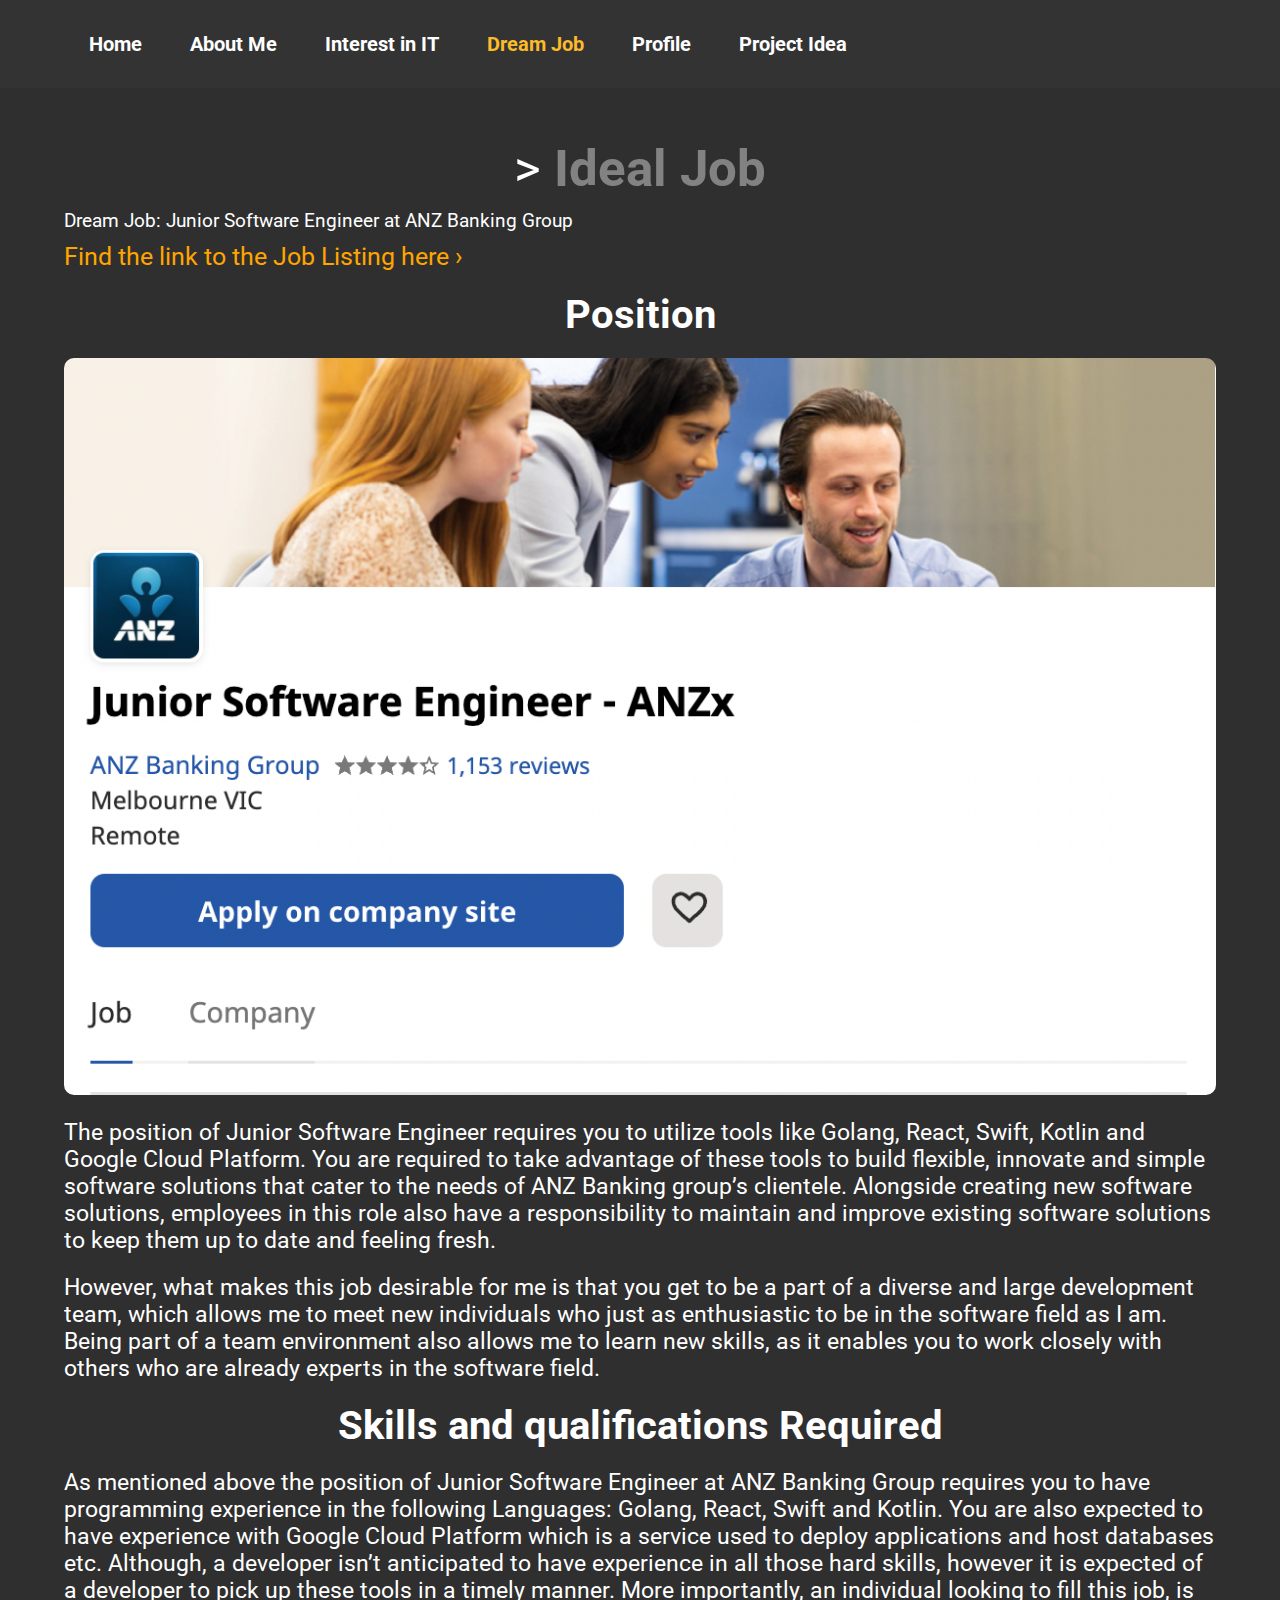
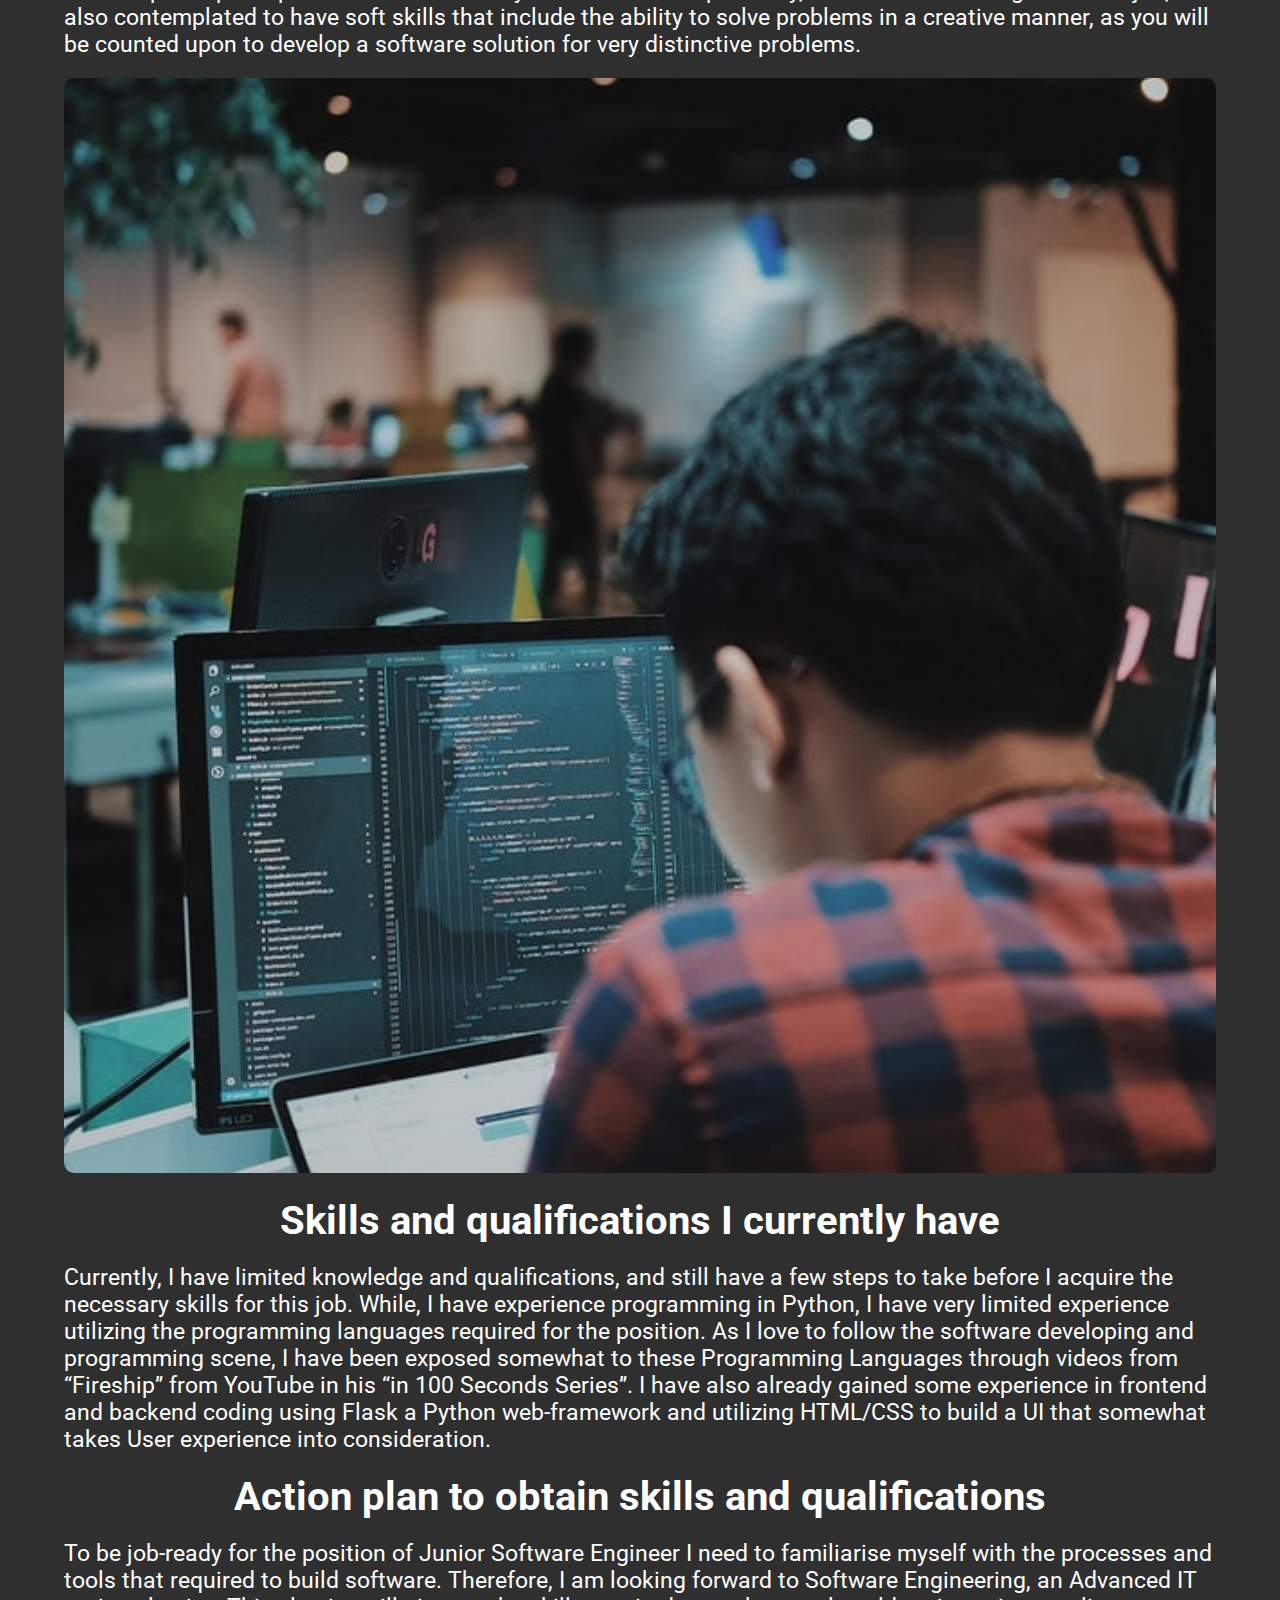
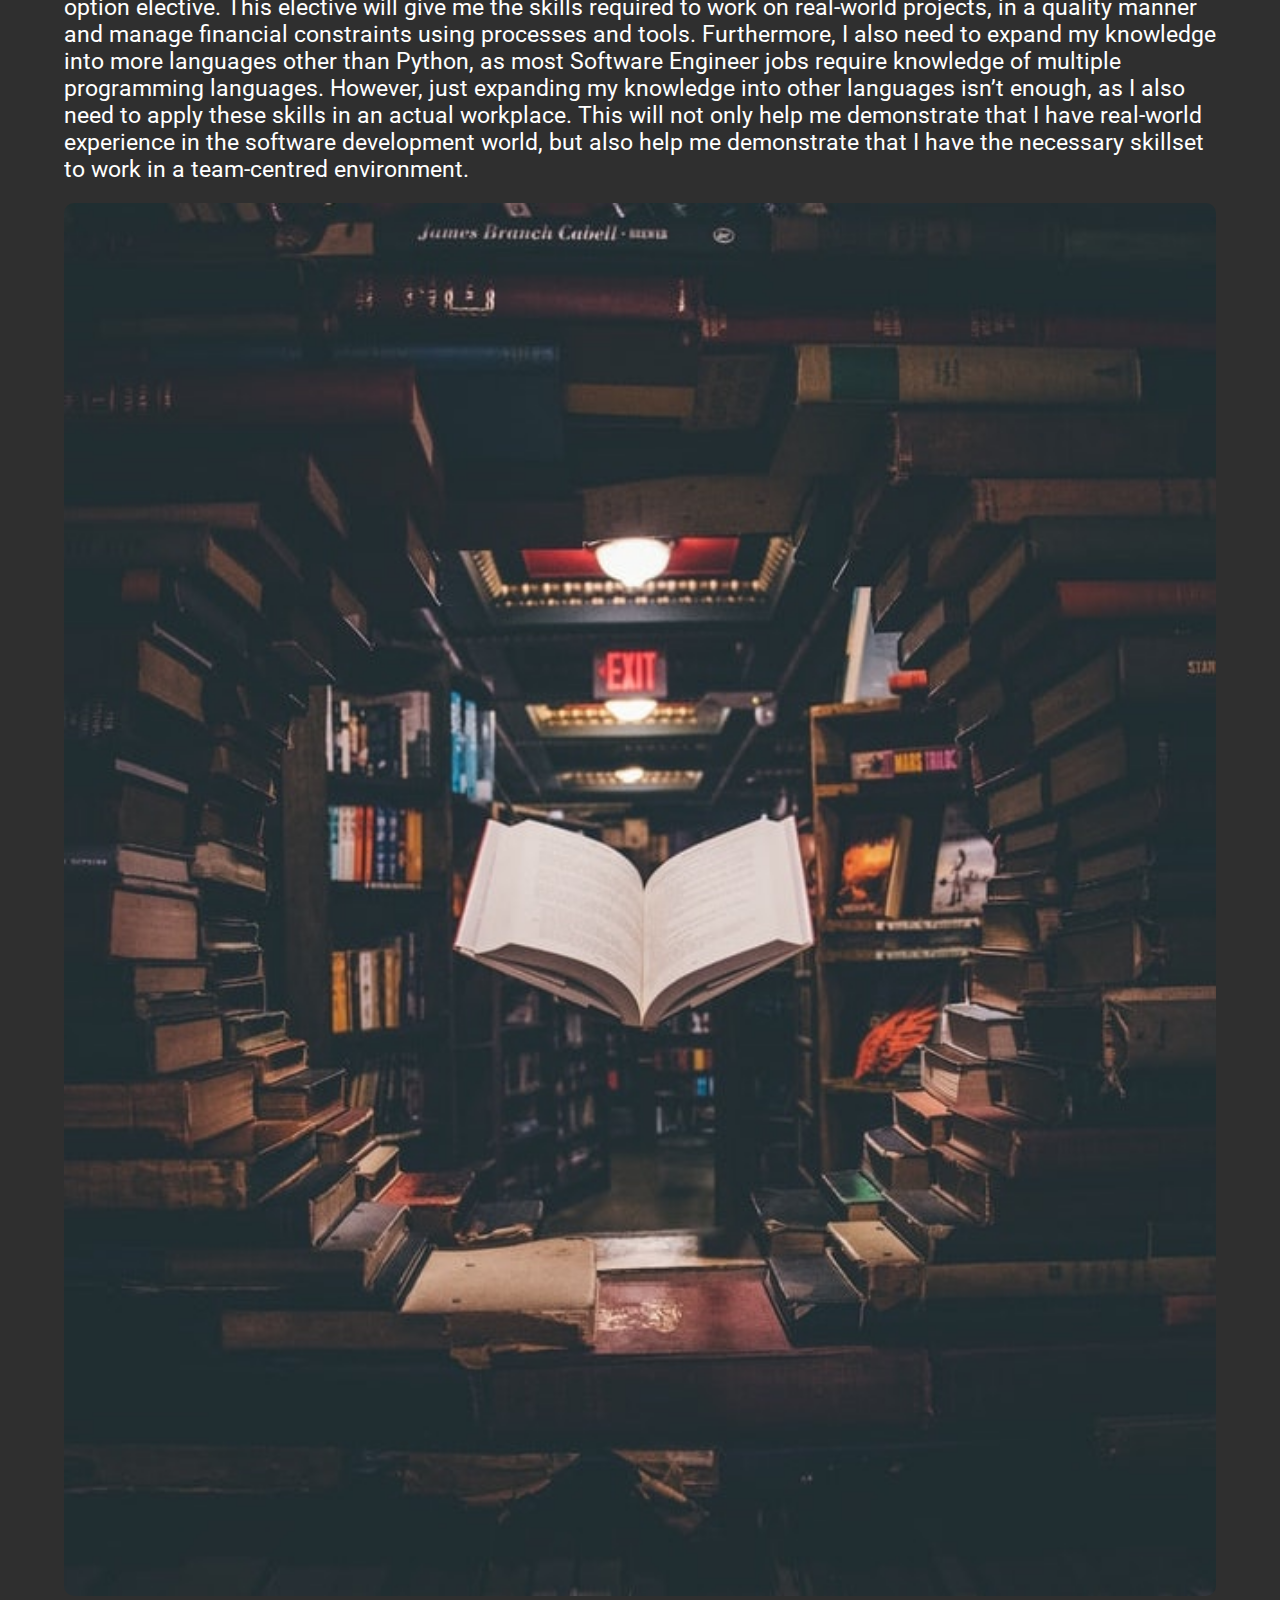
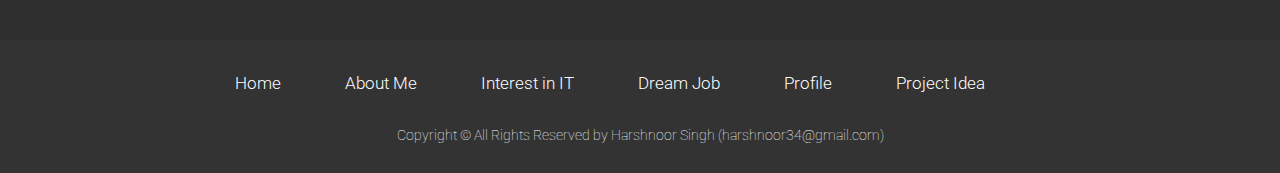
<file: job.html>
<!DOCTYPE html>
<html>
    <head>
        <title>Harshnoor | Dream Job</title>
        <link href="https://cdn.jsdelivr.net/npm/bootstrap@5.1.3/dist/css/bootstrap.min.css" rel="stylesheet" integrity="sha384-1BmE4kWBq78iYhFldvKuhfTAU6auU8tT94WrHftjDbrCEXSU1oBoqyl2QvZ6jIW3" crossorigin="anonymous">
        <link rel="stylesheet" type="text/css" href="style.css">
        <link rel="preconnect" href="https://fonts.googleapis.com">
        <link rel="preconnect" href="https://fonts.gstatic.com" crossorigin>
        <link href="https://fonts.googleapis.com/css2?family=Roboto:wght@100;300;400;700&display=swap" rel="stylesheet">
    </head>
</html>
<body>
    <nav id="navbar">
        <div class="container">
            <ul>
                <li><a href="index.html">Home</a></li>
                <li><a href="about.html">About Me</a></li>
                <li><a href="interest.html">Interest in IT</a></li>
                <li id="current"><a href="job.html">Dream Job</a></li>
                <li><a href="profile.html">Profile</a></li>
                <li><a href="idea.html">Project Idea</a></li>
            </ul>
        </div>
    </nav>

    <div class="main-content">
        <div class="container">
            <h1><emphasize>&gt;</emphasize> Ideal Job</h1>

            <h3>Dream Job: Junior Software Engineer at ANZ Banking Group</h3>
            <a href="https://au.indeed.com/viewjob?jk=b73cef193086fbbf&tk=1fuqa1e6lriu6801&from=serp&vjs=3&advn=2022777910456048&adid=379903411&ad=[base64]&sjdu=0ZFwD5rbjMRcHz87Kzx_g1fr88zJJU9brVqNJS0ESF9jk32A8VVv1tgYQGSt3Cpo0eDN77-pIJZpIQPSnQGnlSa0I2WYv6QOrpBvYwGKrMWlFkTOSy8g4Qi8yGFRxzhIo-pADUtXeOEUIIPMIx33fw" target="_blank">Find the link to the Job Listing here &rsaquo;</a>

            <h2>Position</h2>
            <div class="row">
                <div class="col-lg-5">
                    <img src="images/job_snapshot.png" alt="Job Listing Snapshot">
                </div>
                <div class="col-lg-7">
                    <p>The position of Junior Software Engineer requires you to utilize tools like Golang, React, Swift, Kotlin and Google Cloud Platform. You are required to take advantage of these tools to build flexible, innovate and simple software solutions that cater to the needs of ANZ Banking group’s clientele. Alongside creating new software solutions, employees in this role also have a responsibility to maintain and improve existing software solutions to keep them up to date and feeling fresh.</p>
                </div>
                <p>However, what makes this job desirable for me is that you get to be a part of a diverse and large development team, which allows me to meet new individuals who just as enthusiastic to be in the software field as I am. Being part of a team environment also allows me to learn new skills, as it enables you to work closely with others who are already experts in the software field.</p>
            </div>

            <h2>Skills and qualifications Required</h2>
            <div class="row">
                <div class="col-lg-8">
                    <p>As mentioned above the position of Junior Software Engineer at ANZ Banking Group requires you to have programming experience in the following Languages: Golang, React, Swift and Kotlin. You are also expected to have experience with Google Cloud Platform which is a service used to deploy applications and host databases etc. Although, a developer isn’t anticipated to have experience in all those hard skills, however it is expected of a developer to pick up these tools in a timely manner. More importantly, an individual looking to fill this job, is also contemplated to have soft skills that include the ability to solve problems in a creative manner, as you will be counted upon to develop a software solution for very distinctive problems.</p>
                </div>
                <div class="col-lg-4">
                    <img src="images/Job.jpeg" alt="Perspective of my dream job">
                </div>
            </div>

            <h2>Skills and qualifications I currently have</h2>
            <p>Currently, I have limited knowledge and qualifications, and still have a few steps to take before I acquire the necessary skills for this job. While, I have experience programming in Python, I have very limited experience utilizing the programming languages required for the position. As I love to follow the software developing and programming scene, I have been exposed somewhat to these Programming Languages through videos from “Fireship” from YouTube in his “in 100 Seconds Series”. I have also already gained some experience in frontend and backend coding using Flask a Python web-framework and utilizing HTML/CSS to build a UI that somewhat takes User experience into consideration.</p>

            <h2>Action plan to obtain skills and qualifications</h2>
            <div class="row">
                <div class="col-lg-8">
                    <p>To be job-ready for the position of Junior Software Engineer I need to familiarise myself with the processes and tools that required to build software. Therefore, I am looking forward to Software Engineering, an Advanced IT option elective. This elective will give me the skills required to work on real-world projects, in a quality manner and manage financial constraints using processes and tools. Furthermore, I also need to expand my knowledge into more languages other than Python, as most Software Engineer jobs require knowledge of multiple programming languages. However, just expanding my knowledge into other languages isn’t enough, as I also need to apply these skills in an actual workplace. This will not only help me demonstrate that I have real-world experience in the software development world, but also help me demonstrate that I have the necessary skillset to work in a team-centred environment.</p>
                </div>
                <div class="col-lg-4">
                    <img src="images/education.jpeg" alt="Stock Picture of books">
                </div>
            </div>
        </div>
    </div>

    <footer>
        <div class="container">
            <ul>
                <li id="current"><a href="index.html">Home</a></li>
                <li><a href="about.html">About Me</a></li>
                <li><a href="interest.html">Interest in IT</a></li>
                <li><a href="job.html">Dream Job</a></li>
                <li><a href="profile.html">Profile</a></li>
                <li><a href="idea.html">Project Idea</a></li>
            </ul>
            <h1>Copyright &copy; All Rights Reserved by Harshnoor Singh (harshnoor34@gmail.com)</h1>
        </div>
    </footer>
</body>
</file>
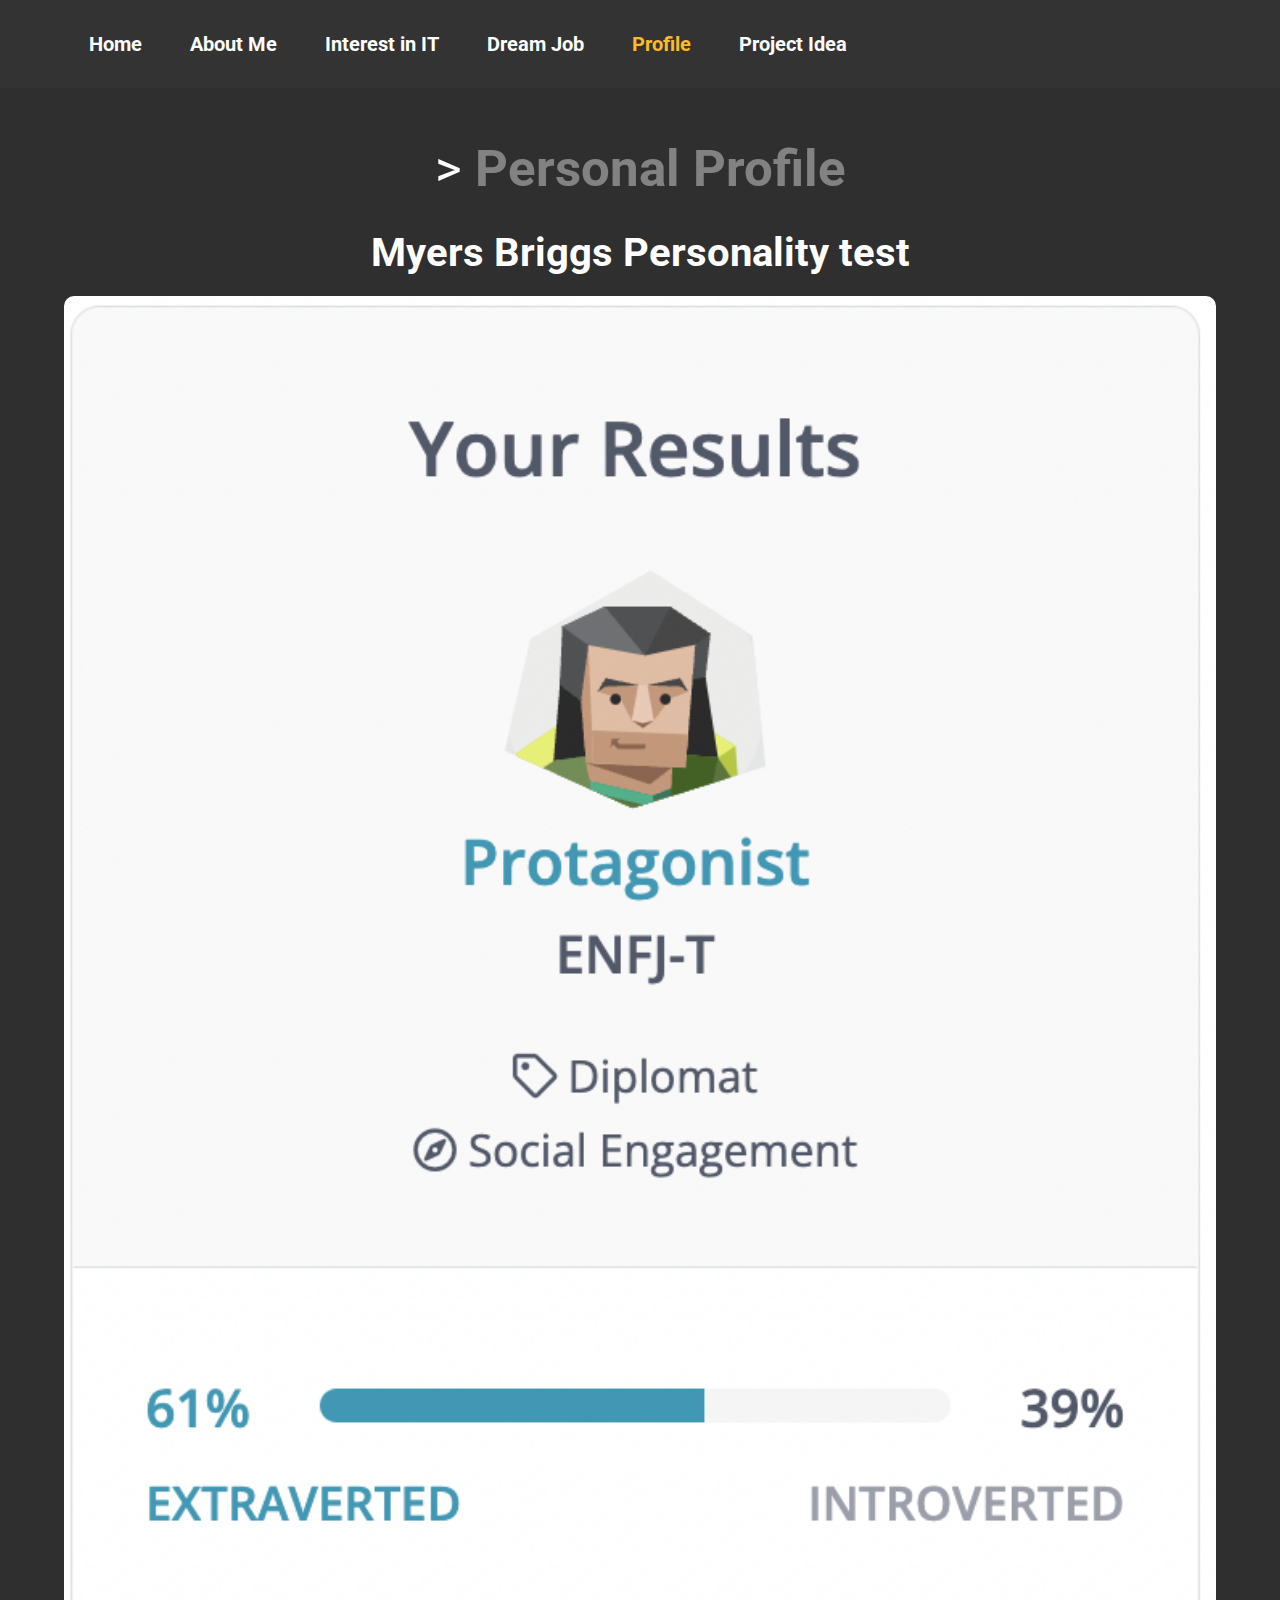
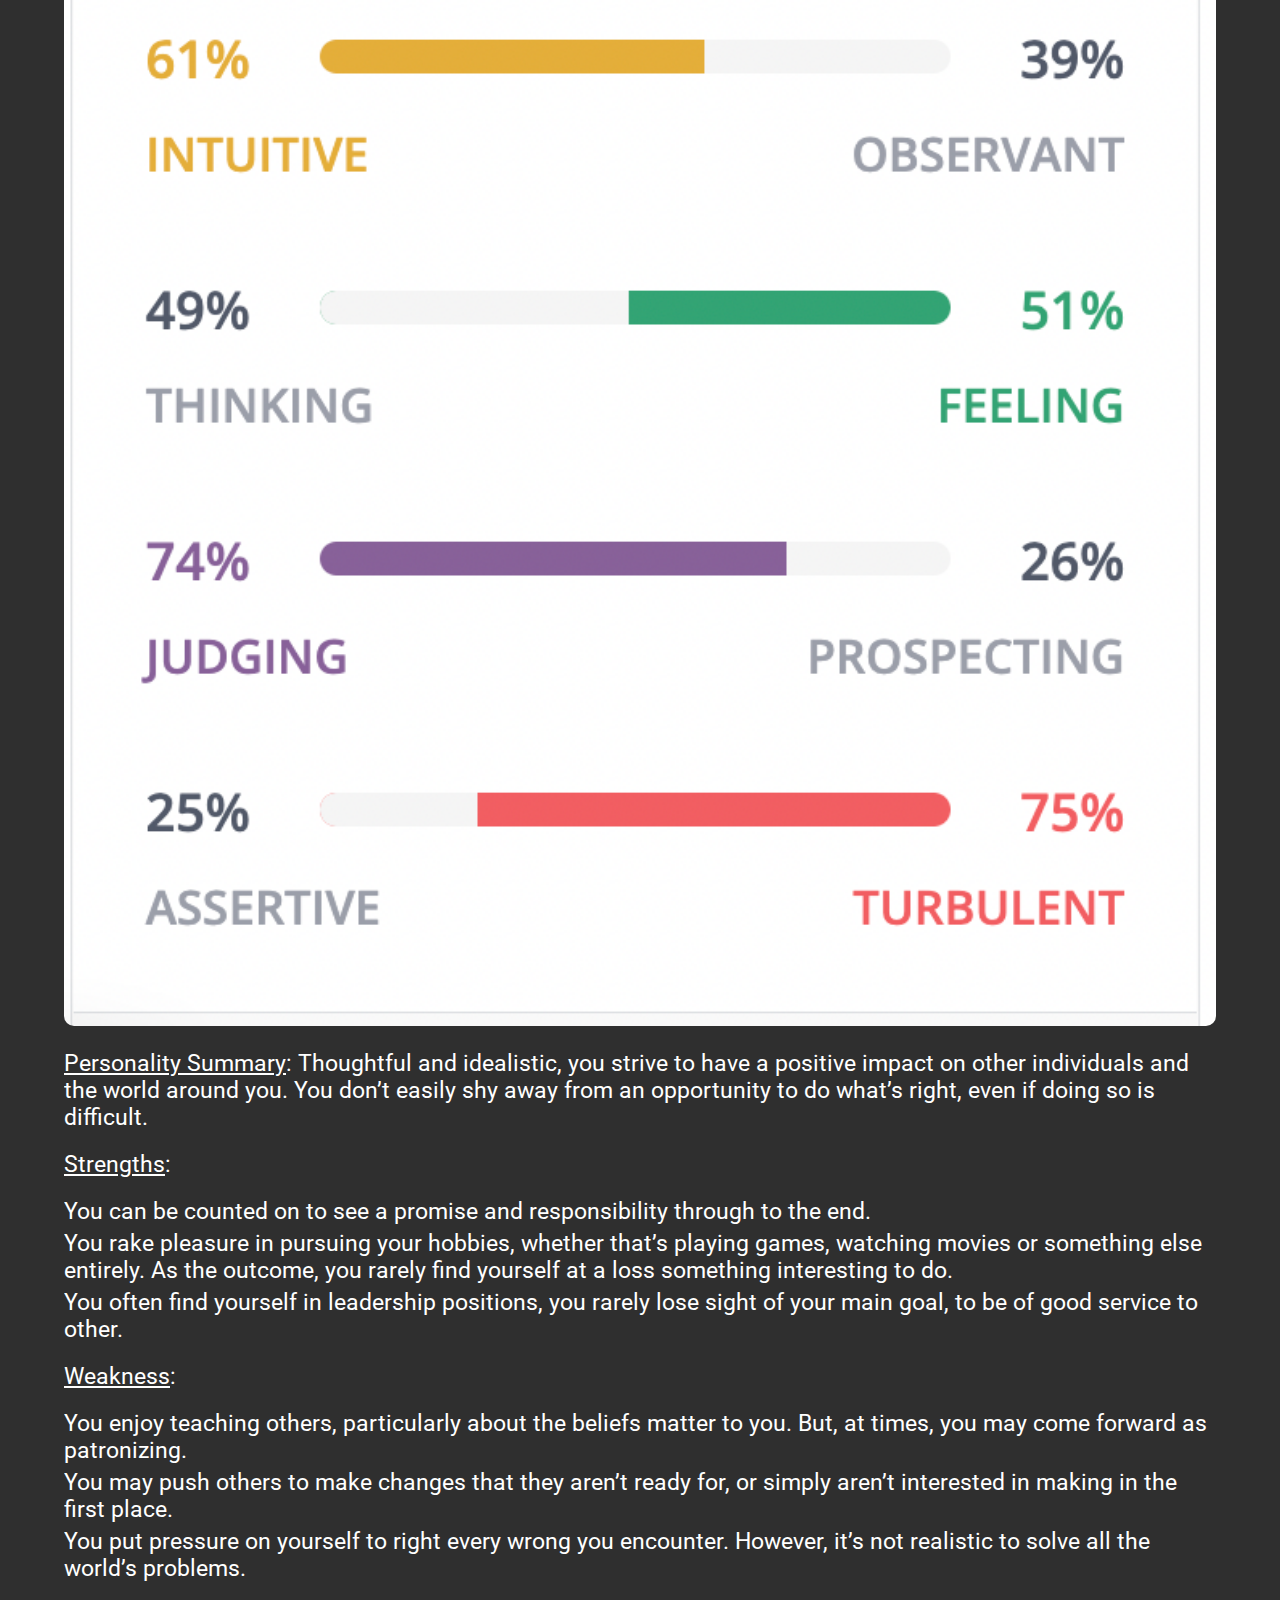
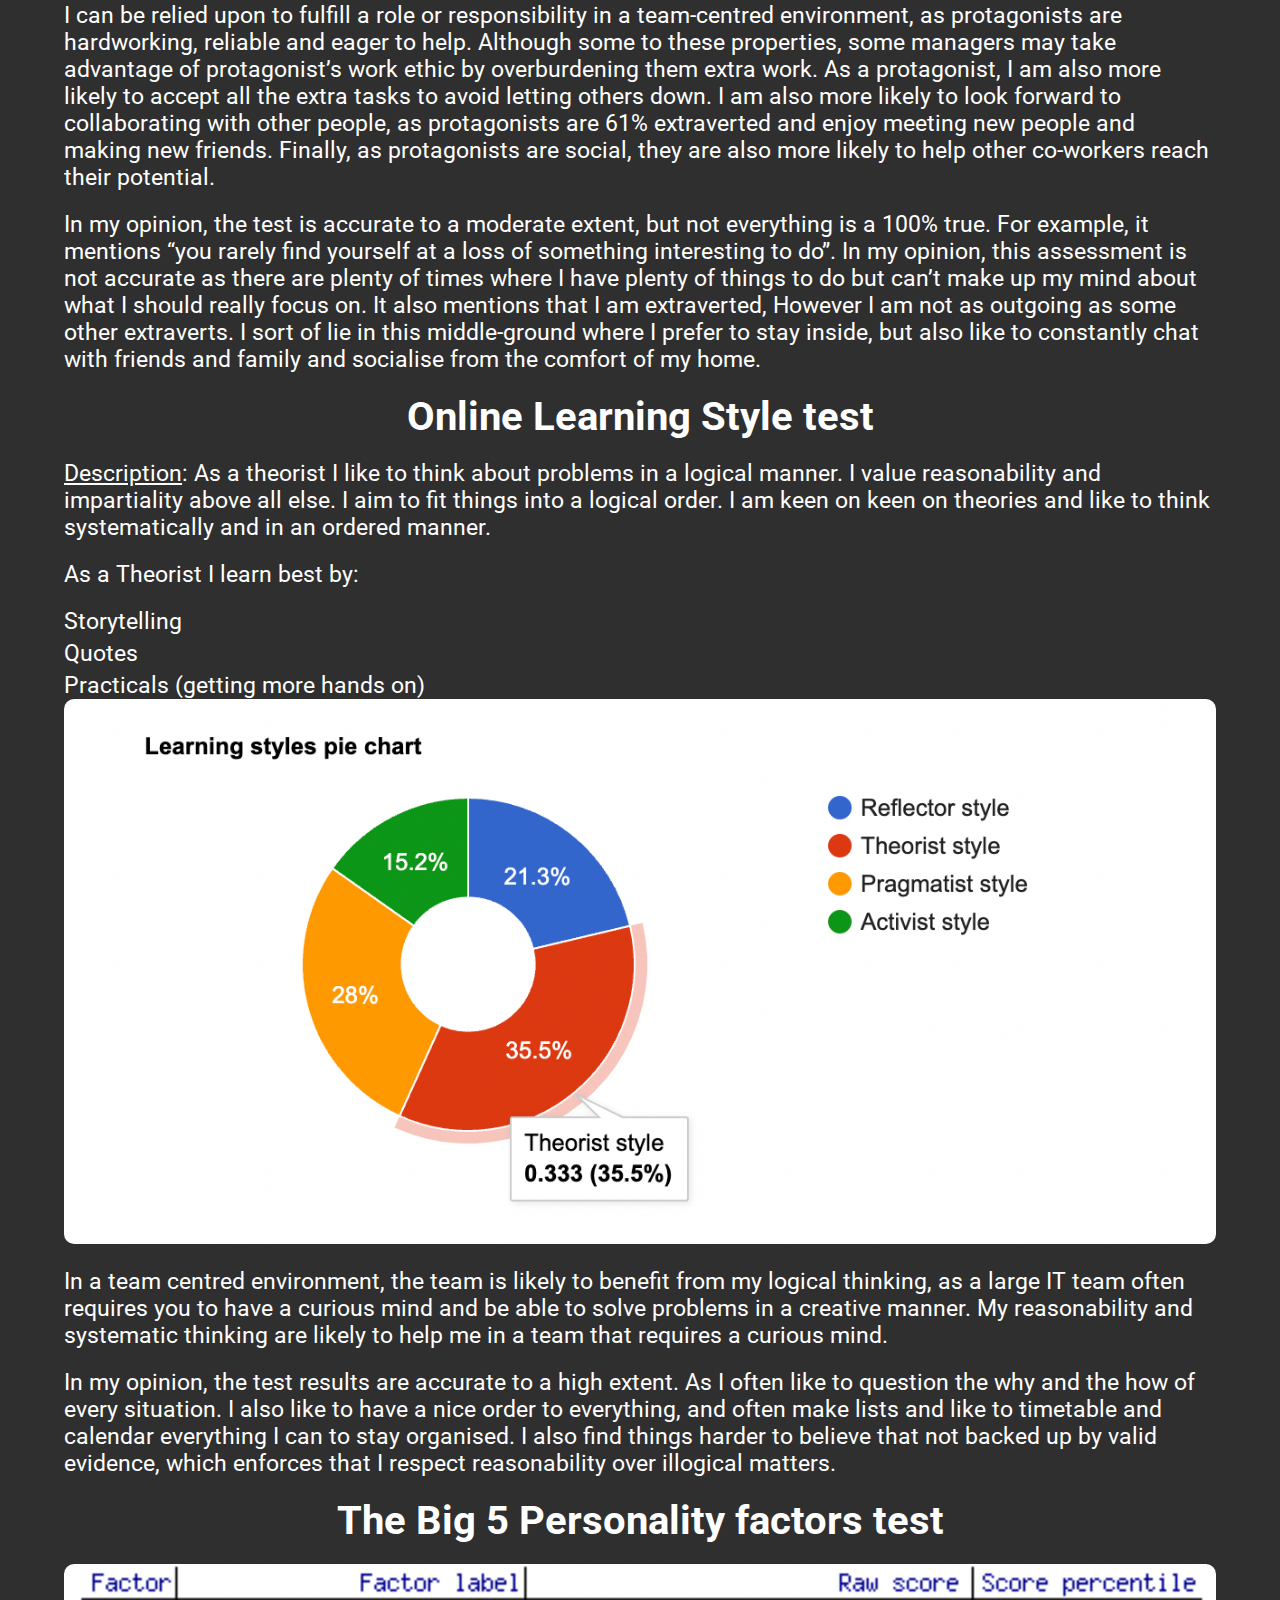
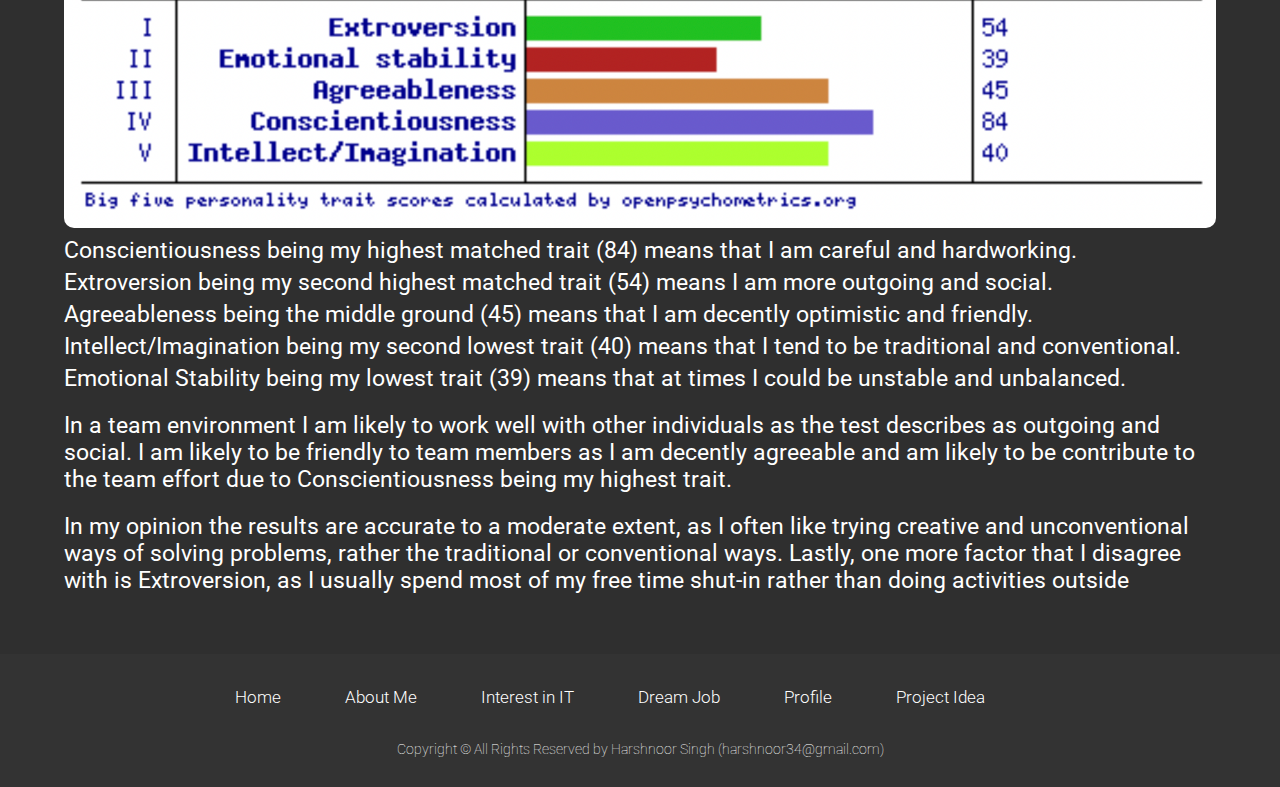
<file: profile.html>
<!DOCTYPE html>
<html>
    <head>
        <title>Harshnoor | My Profile</title>
        <link href="https://cdn.jsdelivr.net/npm/bootstrap@5.1.3/dist/css/bootstrap.min.css" rel="stylesheet" integrity="sha384-1BmE4kWBq78iYhFldvKuhfTAU6auU8tT94WrHftjDbrCEXSU1oBoqyl2QvZ6jIW3" crossorigin="anonymous">
        <link rel="stylesheet" type="text/css" href="style.css">
        <link rel="preconnect" href="https://fonts.googleapis.com">
        <link rel="preconnect" href="https://fonts.gstatic.com" crossorigin>
        <link href="https://fonts.googleapis.com/css2?family=Roboto:wght@100;300;400;700&display=swap" rel="stylesheet">
    </head>
</html>
<body>
    <nav id="navbar">
        <div class="container">
            <ul>
                <li><a href="index.html">Home</a></li>
                <li><a href="about.html">About Me</a></li>
                <li><a href="interest.html">Interest in IT</a></li>
                <li><a href="job.html">Dream Job</a></li>
                <li id="current"><a href="profile.html">Profile</a></li>
                <li><a href="idea.html">Project Idea</a></li>
            </ul>
        </div>
    </nav>

    <div class="main-content">
        <div class="container">
            <h1><emphasize>&gt;</emphasize> Personal Profile</h1>

            <h2>Myers Briggs Personality test</h2>
            <div class="row">
                <div class="col-lg-4">
                    <img src="images/Personality.png" alt="Personality test results">
                </div>
                <div class="col-lg-8">
                    <p><u>Personality Summary</u>: Thoughtful and idealistic, you strive to have a positive impact on other individuals and the world around you. You don’t easily shy away from an opportunity to do what’s right, even if doing so is difficult.</p>
                    <p><u>Strengths</u>:</p>
                    <ul>
                        <li>You can be counted on to see a promise and responsibility through to the end.</li>
                        <li>You rake pleasure in pursuing your hobbies, whether that’s playing games, watching movies or something else entirely. As the outcome, you rarely find yourself at a loss something interesting to do.</li>
                        <li>You often find yourself in leadership positions, you rarely lose sight of your main goal, to be of good service to other.</li>
                    </ul>
                    <p><u>Weakness</u>:</p>
                    <ul>
                        <li>You enjoy teaching others, particularly about the beliefs matter to you. But, at times, you may come forward as patronizing.</li>
                        <li>You may push others to make changes that they aren’t ready for, or simply aren’t interested in making in the first place.</li>
                        <li>You put pressure on yourself to right every wrong you encounter. However, it’s not realistic to solve all the world’s problems.</li>
                    </ul>
                </div>
                <p>I can be relied upon to fulfill a role or responsibility in a team-centred environment, as protagonists are hardworking, reliable and eager to help. Although some to these properties, some managers may take advantage of protagonist’s work ethic by overburdening them extra work. As a protagonist, I am also more likely to accept all the extra tasks to avoid letting others down. I am also more likely to look forward to collaborating with other people, as protagonists are 61% extraverted and enjoy meeting new people and making new friends. Finally, as protagonists are social, they are also more likely to help other co-workers reach their potential.</p>
                <p>In my opinion, the test is accurate to a moderate extent, but not everything is a 100% true. For example, it mentions “you rarely find yourself at a loss of something interesting to do”. In my opinion, this assessment is not accurate as there are plenty of times where I have plenty of things to do but can’t make up my mind about what I should really focus on. It also mentions that I am extraverted, However I am not as outgoing as some other extraverts. I sort of lie in this middle-ground where I prefer to stay inside, but also like to constantly chat with friends and family and socialise from the comfort of my home.</p>
            </div>

            <h2>Online Learning Style test</h2>
            <div class="row">
                <div class="col-lg-7">
                    <p><u>Description</u>: As a theorist I like to think about problems in a logical manner. I value reasonability and impartiality above all else. I aim to fit things into a logical order. I am keen on keen on theories and like to think systematically and in an ordered manner.</p>
                    <p>As a Theorist I learn best by:</p>
                    <ul>
                        <li>Storytelling</li>
                        <li>Quotes</li>
                        <li>Practicals (getting more hands on)</li>
                    </ul>
                </div>
                <div class="col-lg-5">
                    <img src="images/Learning_style.png" alt="Learning Style results">
                </div>
                <p>In a team centred environment, the team is likely to benefit from my logical thinking, as a large IT team often requires you to have a curious mind and be able to solve problems in a creative manner. My reasonability and systematic thinking are likely to help me in a team that requires a curious mind.</p>
                <p>In my opinion, the test results are accurate to a high extent. As I often like to question the why and the how of every situation. I also like to have a nice order to everything, and often make lists and like to timetable and calendar everything I can to stay organised. I also find things harder to believe that not backed up by valid evidence, which enforces that I respect reasonability over illogical matters.</p>
            </div>

            <h2>The Big 5 Personality factors test</h2>
            <div class="row">
                <div class="col-lg-6">
                    <img src="images/Big_5.png" alt="Big 5 personality test results">
                </div>
                <div class="col-lg-6">
                    <ol>
                        <li>Conscientiousness being my highest matched trait (84) means that I am careful and hardworking.</li>
                        <li>Extroversion being my second highest matched trait (54) means I am more outgoing and social.</li>
                        <li>Agreeableness being the middle ground (45) means that I am decently optimistic and friendly.</li>
                        <li>Intellect/Imagination being my second lowest trait (40) means that I tend to be traditional and conventional.</li>
                        <li>Emotional Stability being my lowest trait (39) means that at times I could be unstable and unbalanced.</li>
                    </ol>
                </div>
                <p>In a team environment I am likely to work well with other individuals as the test describes as outgoing and social. I am likely to be friendly to team members as I am decently agreeable and am likely to be contribute to the team effort due to Conscientiousness being my highest trait.</p>
                <p>In my opinion the results are accurate to a moderate extent, as I often like trying creative and unconventional ways of solving problems, rather the traditional or conventional ways. Lastly, one more factor that I disagree with is Extroversion, as I usually spend most of my free time shut-in rather than doing activities outside</p>
            </div>
        </div>
    </div>

    <footer>
        <div class="container">
            <ul>
                <li id="current"><a href="index.html">Home</a></li>
                <li><a href="about.html">About Me</a></li>
                <li><a href="interest.html">Interest in IT</a></li>
                <li><a href="job.html">Dream Job</a></li>
                <li><a href="profile.html">Profile</a></li>
                <li><a href="idea.html">Project Idea</a></li>
            </ul>
            <h1>Copyright &copy; All Rights Reserved by Harshnoor Singh (harshnoor34@gmail.com)</h1>
        </div>
    </footer>
</body>
</file>
<file: style.css>
*{
    margin:0;
    padding:0;
}

.container{
    width:90%;
    margin:auto;
    overflow:hidden;
}

/* Navbar Properties */
#navbar{
    background-color: #333;
    color:#fff;
}

#navbar ul{
    padding:25px;
    list-style:none;
    margin-bottom:0;
}

#navbar li{
    display:inline;
    margin-right:4%;
}

#navbar a{
    color:#fff;
    text-decoration: none;
    font-family: 'Roboto', sans-serif;
    font-weight:700;
    font-size:20px;
    line-height: 1.9em;
}

#navbar #current a{
    color: #fbbb2b;
}

#navbar a:hover{
    color:rgba(255, 254, 254, 0.685);
}

/* Footer Properties */
footer{
    background-color:#333;
}

footer ul{
    padding-top:30px;
    list-style:none;
    text-align: center;
}

footer li{
    display:inline-block;
}

footer a{
    color:#fff;
    text-decoration:none;
    font-size:17px;
    padding-right:60px;
    font-family:'Roboto', sans-serif;
    line-height:1.6em;
    font-weight:300;
}

footer a:hover{
    text-decoration:underline;
}

footer h1{
    font-family:'Roboto', sans-serif;
    font-size:14px;
    text-align:center;
    padding-top:30px;
    margin-bottom:30px;
    color: #fff;
    font-weight:100;
}

/*  Home/index page Properties */
.content_home{
    background-color: rgb(47, 47, 47);
    width: 100%;
    padding-bottom:100px;
    padding-top:70px;
}

.content_home h1{
    color:rgba(255, 255, 255, 0.4);
    font-family: 'Roboto', sans-serif;
    font-size:  7vw;
    font-weight: 700;
    text-align: center;
    padding-top: 0.2em;
    padding-bottom: 0.2em;
}

emphasize{
    color:#fff;
    font-weight: 400;
}

#profile_pic{
    width:18vw;
    border-radius:50%;
    margin-top: 1em;
    margin-bottom: 1em;
    margin-left: 1em;
    border:5px solid #fbbb2b;
}

.content_home h2{
    color:rgb(255, 255, 255);
    font-family: 'Roboto', sans-serif;
    font-size:  4vw;
    font-weight: 700;
    margin-left:0.5em;
    position:relative;
    top:80px;
}

.content_home p{
    color:rgb(255, 255, 255);
    font-family: 'Roboto', sans-serif;
    font-size:  27px;
    font-weight: 400;
    margin-top: 20px;
    margin-bottom: 20px;
    margin-left:1.3em;
}

.content_home a{
    color:orange;
    font-family: 'Roboto', sans-serif;
    font-size:  27px;
    font-weight: 400;
    margin-top: 20px;
    margin-bottom: 1em;
    margin-left:1.3em;
    text-decoration: none;
}

.content_home a:hover{
    text-decoration: underline;
}

/* General Styling */
.main-content{
    background-color: rgb(47, 47, 47);
    width: 100%;
    padding-bottom:40px;
    padding-top:40px;
}

.main-content h1{
    color:rgba(255, 255, 255, 0.4);
    font-family: 'Roboto', sans-serif;
    font-size:  4vw;
    font-weight: 700;
    text-align: center;
    padding-top: 0.2em;
    padding-bottom: 0.2em;
}

.main-content h2{
    color:rgb(255, 255, 255);
    font-family: 'Roboto', sans-serif;
    font-size:  40px;
    font-weight: 700;
    text-align: center;
    margin: 20px 0;
}
.main-content h3{
    color:rgb(255, 255, 255);
    font-family: 'Roboto', sans-serif;
    font-size:  1.5vw;
    font-weight: 400;
    margin-bottom:10px;
}

.main-content p{
    color:rgb(255, 255, 255);
    font-family: 'Roboto', sans-serif;
    font-size:  23px;
    font-weight: 400;
    margin-top:20px;
    margin-bottom: 20px;
}

.main-content li{
    color:rgb(255, 255, 255);
    font-family: 'Roboto', sans-serif;
    font-size:  23px;
    font-weight: 400;
    margin-top:5px;
}

.main-content a{
    color:orange;
    font-family: 'Roboto', sans-serif;
    font-size:  25px;
    font-weight: 400;
    margin-bottom: 40px;
    text-decoration:none;
}

.main-content a:hover{
    text-decoration:underline;
}

.job{
    margin-top:40px;;
}

.job img{
    width:40vw;
    margin:auto;
}

.job p{
    padding-left:40px;
    text-align: left;
}

.main-content img{
    width:100%;
    border-radius: 10px;
}

@media(max-width:850px){
    .container{
        width: 97%;
    }

    .content_home h1{
        font-size: 10vw;
    }

    .content_home p, .content_home a{
        font-size:20px;
    }
}

@media(max-width:785px){
    .container{
        width: 97%;
    }
}

@media(max-width:767px){
    .content_home h1{
        font-size:8vw;
    }

    #profile_pic{
        width: 40vw;
        margin-left:15vw;
    }

    .content_home h2{
        position:static;
        margin-left:0;
    }

    .content_home p, .content_home a{
        margin-left:0;
    }

}

@media(max-width:460px){
    .content_home h1{
        font-size: 11vw;
    }
}

@media(max-width:450px){
    #profile_pic, #inline{
        display:block;
    }

    #profile_pic{
        width:50vw;
        margin:auto;
        margin-top:30px;
    }

    .content_home h2{
        font-size:  6vw;
        position:static;
        margin-left:0;
        margin-top:20px;
    }

    #navbar a{
        font-size: 40px;
    }

    .content_home p, .content_home a{
        font-size:  25px;
        margin-left: 0;
    }

    footer a{
        font-size:30px;
        padding-right:60px;
    }
}
</file>
